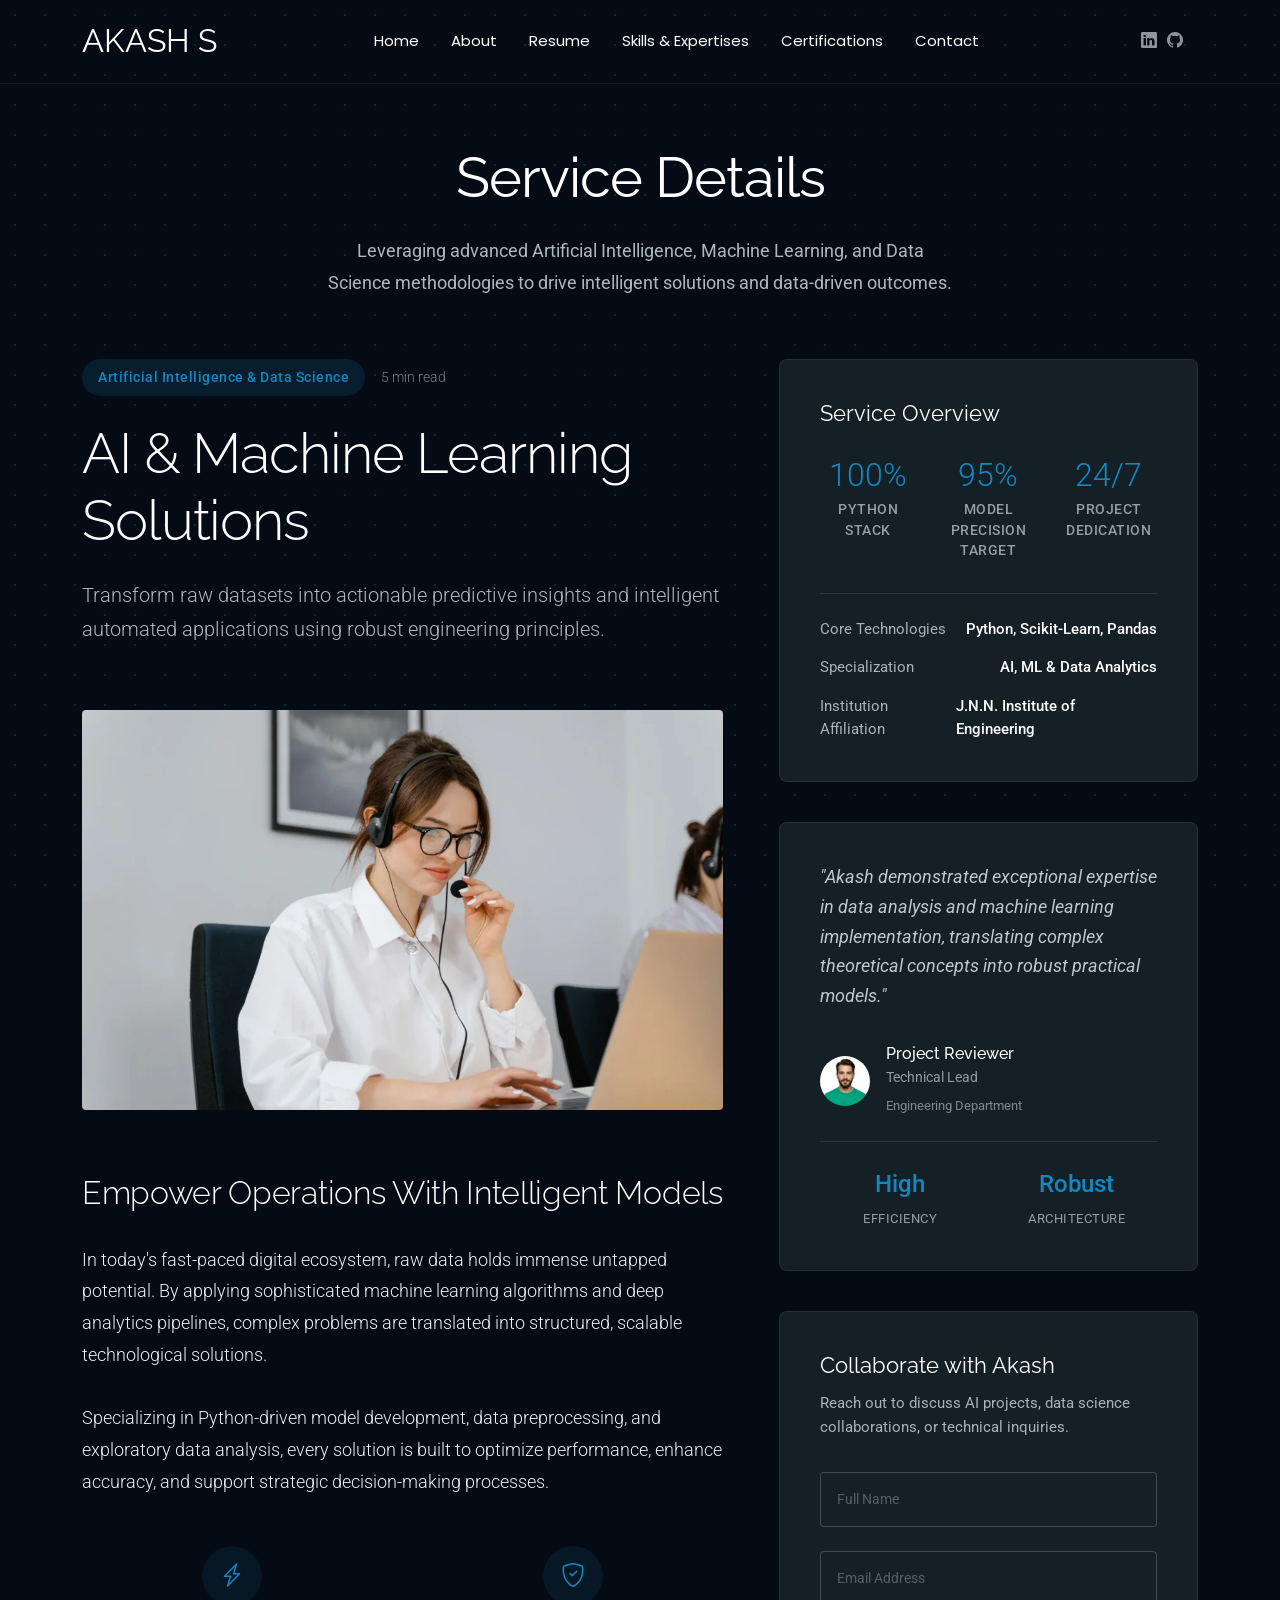
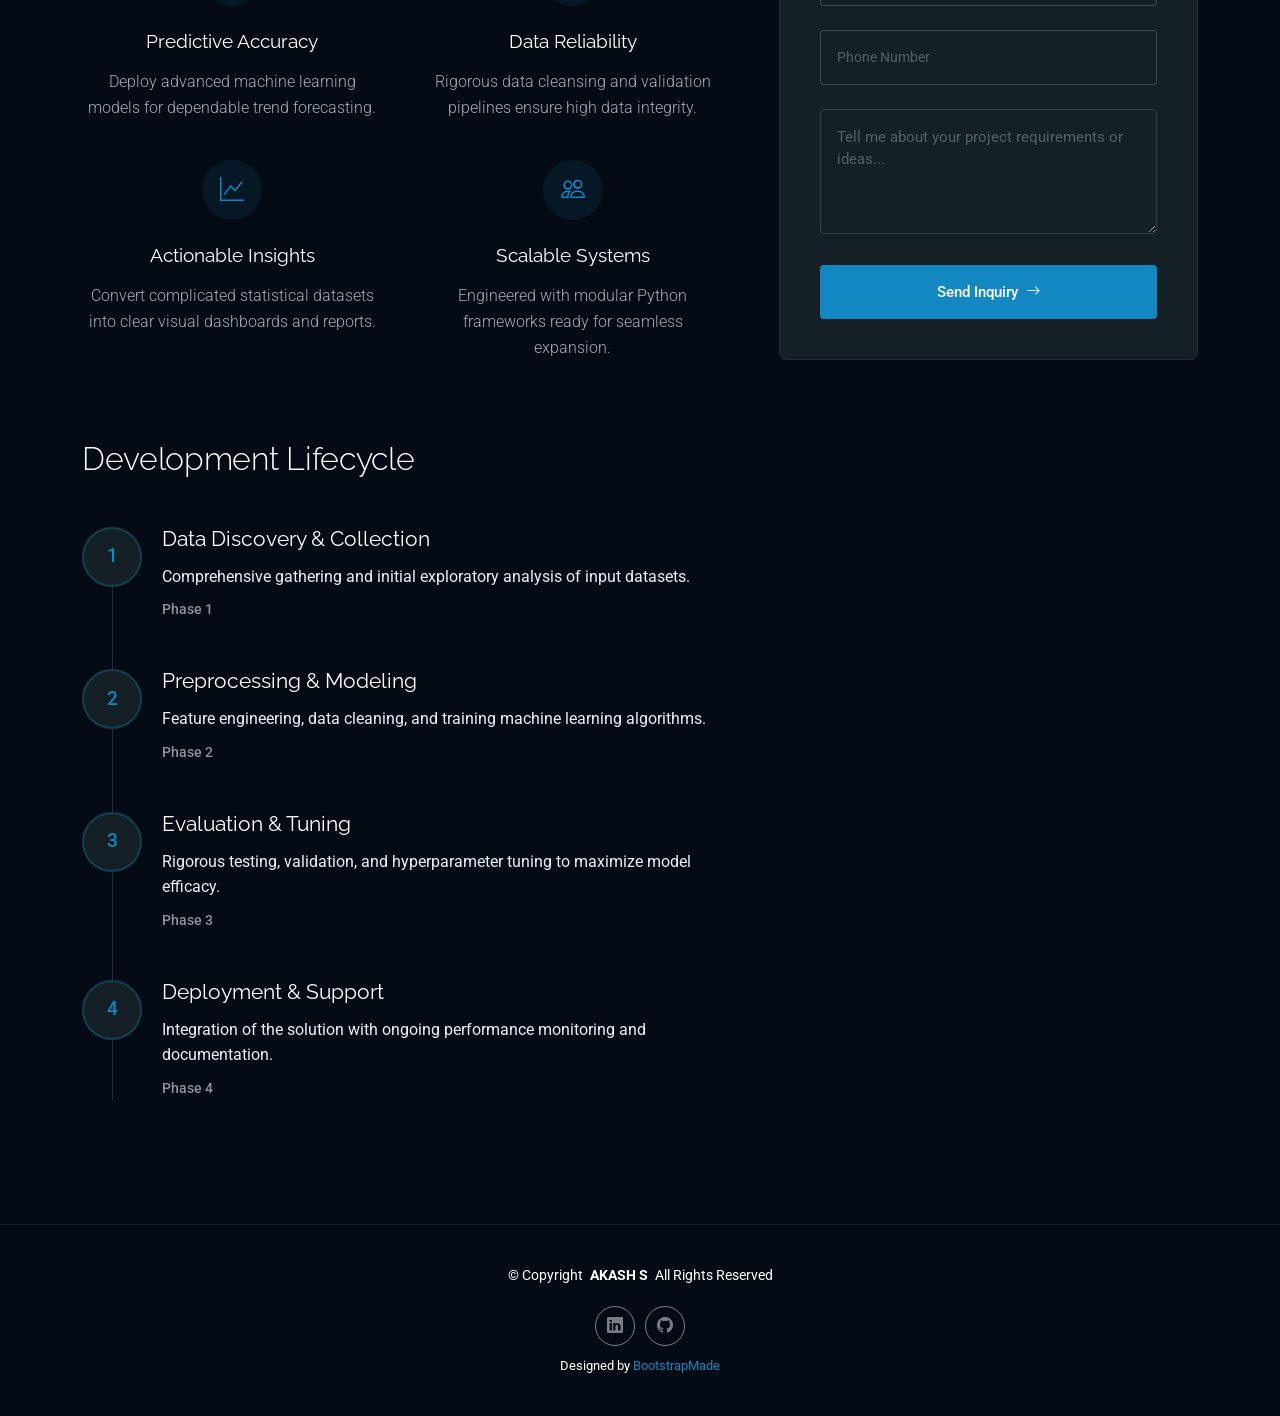
<file: service-details.html>
<!DOCTYPE html>
<html lang="en">

<head>
  <meta charset="utf-8">
  <meta content="width=device-width, initial-scale=1.0" name="viewport">
  <title>Service Details - AKASH S | AI & Data Science Professional</title>
  <meta name="description" content="Detailed overview of AI and Data Science consulting and development services offered by AKASH S.">
  <meta name="keywords" content="AKASH S, AI Services, Data Science Consulting, Machine Learning, Python Development">

  <!-- Favicons -->
  <link href="assets/img/favicon.png" rel="icon">
  <link href="assets/img/apple-touch-icon.png" rel="apple-touch-icon">

  <!-- Fonts -->
  <link href="https://fonts.googleapis.com" rel="preconnect">
  <link href="https://fonts.gstatic.com" rel="preconnect" crossorigin>
  <link href="https://fonts.googleapis.com/css2?family=Roboto:ital,wght@0,100;0,300;0,400;0,500;0,700;0,900;1,100;1,300;1,400;1,500;1,700;1,900&family=Poppins:ital,wght@0,100;0,200;0,300;0,400;0,500;0,600;0,700;0,800;0,900;1,100;1,200;1,300;1,400;1,500;1,600;1,700;1,800;1,900&family=Raleway:ital,wght@0,100;0,200;0,300;0,400;0,500;0,600;0,700;0,800;0,900;1,100;1,200;1,300;1,400;1,500;1,600;1,700;1,800;1,900&display=swap" rel="stylesheet">

  <!-- Vendor CSS Files -->
  <link href="assets/vendor/bootstrap/css/bootstrap.min.css" rel="stylesheet">
  <link href="assets/vendor/bootstrap-icons/bootstrap-icons.css" rel="stylesheet">
  <link href="assets/vendor/aos/aos.css" rel="stylesheet">
  <link href="assets/vendor/swiper/swiper-bundle.min.css" rel="stylesheet">
  <link href="assets/vendor/glightbox/css/glightbox.min.css" rel="stylesheet">

  <!-- Main CSS File -->
  <link href="assets/css/main.css" rel="stylesheet">

  <!-- =======================================================
  * Template Name: FolioOne
  * Template URL: https://bootstrapmade.com/folioone-bootstrap-portfolio-website-template/
  * Updated: Aug 23 2025 with Bootstrap v5.3.7
  * Author: BootstrapMade.com
  * License: https://bootstrapmade.com/license/
  ======================================================== -->
</head>

<body class="service-details-page">

  <header id="header" class="header d-flex align-items-center light-background sticky-top">
    <div class="container position-relative d-flex align-items-center justify-content-between">

      <a href="index.html" class="logo d-flex align-items-center me-auto me-xl-0">
        <h1 class="sitename">AKASH S</h1>
      </a>

      <nav id="navmenu" class="navmenu">
        <ul>
          <li><a href="index.html">Home</a></li>
          <li><a href="about.html">About</a></li>
          <li><a href="resume.html">Resume</a></li>
          <li><a href="Skills.html">Skills & Expertises</a></li>
          <li><a href="portfolio.html">Certifications</a></li>
          <li><a href="contact.html">Contact</a></li>
        </ul>
        <i class="mobile-nav-toggle d-xl-none bi bi-list"></i>
      </nav>
      <div class="header-social-links">
        <a href="https://www.linkedin.com/in/akash-s-501616395" target="_blank" class="linkedin"><i class="bi bi-linkedin"></i></a>
        <a href="https://github.com/akash27-s" target="_blank" class="github"><i class="bi bi-github"></i></a>
      </div>

    </div>
  </header>

  <main class="main">

    <!-- Service Details Section -->
    <section id="service-details" class="service-details section">

      <!-- Section Title -->
      <div class="container section-title" data-aos="fade-up">
        <h2>Service Details</h2>
        <p>Leveraging advanced Artificial Intelligence, Machine Learning, and Data Science methodologies to drive intelligent solutions and data-driven outcomes.</p>
      </div><!-- End Section Title -->

      <div class="container" data-aos="fade-up" data-aos-delay="100">

        <div class="row">

          <!-- Main Content Area -->
          <div class="col-lg-7">

            <!-- Hero Service Introduction -->
            <div class="service-hero" data-aos="fade-up" data-aos-delay="100">
              <div class="service-meta">
                <span class="service-category">Artificial Intelligence & Data Science</span>
                <span class="reading-time">5 min read</span>
              </div>
              <h1>AI & Machine Learning Solutions</h1>
              <p class="service-description">Transform raw datasets into actionable predictive insights and intelligent automated applications using robust engineering principles.</p>
            </div>

            <!-- Service Visual -->
            <div class="service-visual" data-aos="zoom-in" data-aos-delay="200">
              <img src="assets/img/services/services-7.webp" alt="AI & Machine Learning Solutions" class="img-fluid">
            </div>

            <!-- Service Content -->
            <div class="service-narrative" data-aos="fade-up" data-aos-delay="300">
              <h3>Empower Operations With Intelligent Models</h3>
              <p>In today's fast-paced digital ecosystem, raw data holds immense untapped potential. By applying sophisticated machine learning algorithms and deep analytics pipelines, complex problems are translated into structured, scalable technological solutions.</p>

              <p>Specializing in Python-driven model development, data preprocessing, and exploratory data analysis, every solution is built to optimize performance, enhance accuracy, and support strategic decision-making processes.</p>

              <!-- Key Benefits Grid -->
              <div class="benefits-grid" data-aos="fade-up" data-aos-delay="400">
                <div class="benefit-card">
                  <div class="benefit-icon">
                    <i class="bi bi-lightning-charge"></i>
                  </div>
                  <h4>Predictive Accuracy</h4>
                  <p>Deploy advanced machine learning models for dependable trend forecasting.</p>
                </div>

                <div class="benefit-card">
                  <div class="benefit-icon">
                    <i class="bi bi-shield-check"></i>
                  </div>
                  <h4>Data Reliability</h4>
                  <p>Rigorous data cleansing and validation pipelines ensure high data integrity.</p>
                </div>

                <div class="benefit-card">
                  <div class="benefit-icon">
                    <i class="bi bi-graph-up"></i>
                  </div>
                  <h4>Actionable Insights</h4>
                  <p>Convert complicated statistical datasets into clear visual dashboards and reports.</p>
                </div>

                <div class="benefit-card">
                  <div class="benefit-icon">
                    <i class="bi bi-people"></i>
                  </div>
                  <h4>Scalable Systems</h4>
                  <p>Engineered with modular Python frameworks ready for seamless expansion.</p>
                </div>
              </div>

            </div>

            <!-- Implementation Timeline -->
            <div class="timeline-section" data-aos="fade-up" data-aos-delay="500">
              <h3>Development Lifecycle</h3>
              <div class="timeline">
                <div class="timeline-item">
                  <div class="timeline-marker">
                    <span>1</span>
                  </div>
                  <div class="timeline-content">
                    <h4>Data Discovery &amp; Collection</h4>
                    <p>Comprehensive gathering and initial exploratory analysis of input datasets.</p>
                    <small>Phase 1</small>
                  </div>
                </div>

                <div class="timeline-item">
                  <div class="timeline-marker">
                    <span>2</span>
                  </div>
                  <div class="timeline-content">
                    <h4>Preprocessing &amp; Modeling</h4>
                    <p>Feature engineering, data cleaning, and training machine learning algorithms.</p>
                    <small>Phase 2</small>
                  </div>
                </div>

                <div class="timeline-item">
                  <div class="timeline-marker">
                    <span>3</span>
                  </div>
                  <div class="timeline-content">
                    <h4>Evaluation &amp; Tuning</h4>
                    <p>Rigorous testing, validation, and hyperparameter tuning to maximize model efficacy.</p>
                    <small>Phase 3</small>
                  </div>
                </div>

                <div class="timeline-item">
                  <div class="timeline-marker">
                    <span>4</span>
                  </div>
                  <div class="timeline-content">
                    <h4>Deployment &amp; Support</h4>
                    <p>Integration of the solution with ongoing performance monitoring and documentation.</p>
                    <small>Phase 4</small>
                  </div>
                </div>
              </div>
            </div>

          </div><!-- End Main Content -->

          <!-- Service Sidebar -->
          <div class="col-lg-5">
            <div class="service-sidebar" data-aos="fade-up" data-aos-delay="200">

              <!-- Service Overview Card -->
              <div class="overview-card">
                <div class="overview-header">
                  <h4>Service Overview</h4>
                </div>
                <div class="overview-stats">
                  <div class="stat-item">
                    <div class="stat-number">100%</div>
                    <div class="stat-label">Python Stack</div>
                  </div>
                  <div class="stat-item">
                    <div class="stat-number">95%</div>
                    <div class="stat-label">Model Precision Target</div>
                  </div>
                  <div class="stat-item">
                    <div class="stat-number">24/7</div>
                    <div class="stat-label">Project Dedication</div>
                  </div>
                </div>

                <div class="overview-details">
                  <div class="detail-row">
                    <span class="detail-label">Core Technologies</span>
                    <span class="detail-value">Python, Scikit-Learn, Pandas</span>
                  </div>
                  <div class="detail-row">
                    <span class="detail-label">Specialization</span>
                    <span class="detail-value">AI, ML & Data Analytics</span>
                  </div>
                  <div class="detail-row">
                    <span class="detail-label">Institution Affiliation</span>
                    <span class="detail-value">J.N.N. Institute of Engineering</span>
                  </div>
                </div>
              </div>

              <!-- Client Success Story -->
              <div class="success-story">
                <div class="story-quote">
                  <p>"Akash demonstrated exceptional expertise in data analysis and machine learning implementation, translating complex theoretical concepts into robust practical models."</p>
                </div>
                <div class="story-author">
                  <img src="assets/img/person/person-m-8.webp" alt="Academic & Project Mentor" class="author-avatar">
                  <div class="author-details">
                    <h5>Project Reviewer</h5>
                    <span>Technical Lead</span>
                    <small>Engineering Department</small>
                  </div>
                </div>
                <div class="story-metrics">
                  <div class="metric">
                    <span class="metric-value">High</span>
                    <span class="metric-label">Efficiency</span>
                  </div>
                  <div class="metric">
                    <span class="metric-value">Robust</span>
                    <span class="metric-label">Architecture</span>
                  </div>
                </div>
              </div>

              <!-- Consultation Form -->
              <div class="consultation-form">
                <div class="form-header">
                  <h4>Collaborate with Akash</h4>
                  <p>Reach out to discuss AI projects, data science collaborations, or technical inquiries.</p>
                </div>

                <form action="forms/consultation.php" method="post" class="php-email-form">
                  <div class="form-group">
                    <input type="text" name="name" class="form-input" placeholder="Full Name" required="">
                  </div>

                  <div class="form-group">
                    <input type="email" name="email" class="form-input" placeholder="Email Address" required="">
                  </div>

                  <div class="form-group">
                    <input type="tel" name="phone" class="form-input" placeholder="Phone Number">
                  </div>

                  <input type="hidden" name="subject" value="AI & Data Science Collaboration Inquiry">

                  <div class="form-group">
                    <textarea name="message" class="form-input" rows="4" placeholder="Tell me about your project requirements or ideas..." required=""></textarea>
                  </div>

                  <div class="loading">Loading</div>
                  <div class="error-message"></div>
                  <div class="sent-message">Your message has been sent successfully. Thank you!</div>

                  <button type="submit" class="btn-consultation">
                    <span>Send Inquiry</span>
                    <i class="bi bi-arrow-right"></i>
                  </button>
                </form>
              </div>

            </div>
          </div><!-- End Sidebar -->

        </div>

      </div>

    </section><!-- /Service Details Section -->

  </main>

  <footer id="footer" class="footer">

    <div class="container">
      <div class="copyright text-center ">
        <p>© <span>Copyright</span> <strong class="px-1 sitename">AKASH S</strong> <span>All Rights Reserved<br></span></p>
      </div>
      <div class="social-links d-flex justify-content-center">
        <a href="https://www.linkedin.com/in/akash-s-501616395" target="_blank"><i class="bi bi-linkedin"></i></a>
        <a href="https://github.com/akash27-s" target="_blank"><i class="bi bi-github"></i></a>
      </div>
      <div class="credits">
        Designed by <a href="https://bootstrapmade.com/">BootstrapMade</a>
      </div>
    </div>

  </footer>

  <!-- Scroll Top -->
  <a href="#" id="scroll-top" class="scroll-top d-flex align-items-center justify-content-center"><i class="bi bi-arrow-up-short"></i></a>

  <!-- Preloader -->
  <div id="preloader"></div>

  <!-- Vendor JS Files -->
  <script src="assets/vendor/bootstrap/js/bootstrap.bundle.min.js"></script>
  <script src="assets/vendor/php-email-form/validate.js"></script>
  <script src="assets/vendor/aos/aos.js"></script>
  <script src="assets/vendor/typed.js/typed.umd.js"></script>
  <script src="assets/vendor/waypoints/noframework.waypoints.js"></script>
  <script src="assets/vendor/purecounter/purecounter_vanilla.js"></script>
  <script src="assets/vendor/swiper/swiper-bundle.min.js"></script>
  <script src="assets/vendor/imagesloaded/imagesloaded.pkgd.min.js"></script>
  <script src="assets/vendor/isotope-layout/isotope.pkgd.min.js"></script>
  <script src="assets/vendor/glightbox/js/glightbox.min.js"></script>

  <!-- Main JS File -->
  <script src="assets/js/main.js"></script>

</body>

</html>
</file>
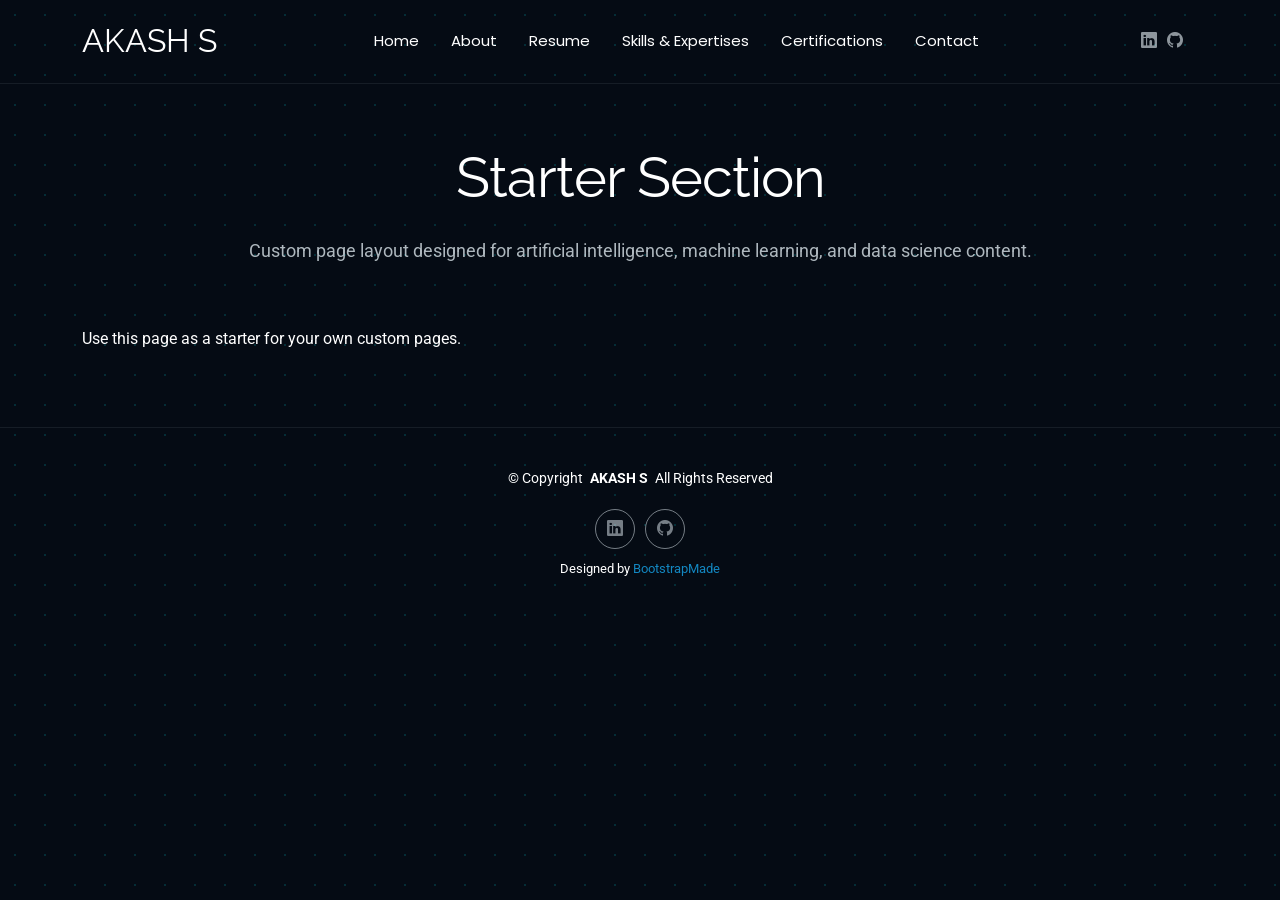
<file: starter-page.html>
<!DOCTYPE html>
<html lang="en">

<head>
  <meta charset="utf-8">
  <meta content="width=device-width, initial-scale=1.0" name="viewport">
  <title>Starter Page - AKASH S | AI & Data Science Professional</title>
  <meta name="description" content="Starter page template for AKASH S portfolio website.">
  <meta name="keywords" content="AKASH S, Portfolio, AI, Data Science, Starter Page">

  <!-- Favicons -->
  <link href="assets/img/favicon.png" rel="icon">
  <link href="assets/img/apple-touch-icon.png" rel="apple-touch-icon">

  <!-- Fonts -->
  <link href="https://fonts.googleapis.com" rel="preconnect">
  <link href="https://fonts.gstatic.com" rel="preconnect" crossorigin>
  <link href="https://fonts.googleapis.com/css2?family=Roboto:ital,wght@0,100;0,300;0,400;0,500;0,700;0,900;1,100;1,300;1,400;1,500;1,700;1,900&family=Poppins:ital,wght@0,100;0,200;0,300;0,400;0,500;0,600;0,700;0,800;0,900;1,100;1,200;1,300;1,400;1,500;1,600;1,700;1,800;1,900&family=Raleway:ital,wght@0,100;0,200;0,300;0,400;0,500;0,600;0,700;0,800;0,900;1,100;1,200;1,300;1,400;1,500;1,600;1,700;1,800;1,900&display=swap" rel="stylesheet">

  <!-- Vendor CSS Files -->
  <link href="assets/vendor/bootstrap/css/bootstrap.min.css" rel="stylesheet">
  <link href="assets/vendor/bootstrap-icons/bootstrap-icons.css" rel="stylesheet">
  <link href="assets/vendor/aos/aos.css" rel="stylesheet">
  <link href="assets/vendor/swiper/swiper-bundle.min.css" rel="stylesheet">
  <link href="assets/vendor/glightbox/css/glightbox.min.css" rel="stylesheet">

  <!-- Main CSS File -->
  <link href="assets/css/main.css" rel="stylesheet">

  <!-- =======================================================
  * Template Name: FolioOne
  * Template URL: https://bootstrapmade.com/folioone-bootstrap-portfolio-website-template/
  * Updated: Aug 23 2025 with Bootstrap v5.3.7
  * Author: BootstrapMade.com
  * License: https://bootstrapmade.com/license/
  ======================================================== -->
</head>

<body class="starter-page-page">

  <header id="header" class="header d-flex align-items-center light-background sticky-top">
    <div class="container position-relative d-flex align-items-center justify-content-between">

      <a href="index.html" class="logo d-flex align-items-center me-auto me-xl-0">
        <h1 class="sitename">AKASH S</h1>
      </a>

      <nav id="navmenu" class="navmenu">
        <ul>
          <li><a href="index.html">Home</a></li>
          <li><a href="about.html">About</a></li>
          <li><a href="resume.html">Resume</a></li>
          <li><a href="Skills.html">Skills & Expertises</a></li>
          <li><a href="portfolio.html">Certifications</a></li>
          <li><a href="contact.html">Contact</a></li>
        </ul>
        <i class="mobile-nav-toggle d-xl-none bi bi-list"></i>
      </nav>

      <div class="header-social-links">
        <a href="https://www.linkedin.com/in/akash-s-501616395" target="_blank" class="linkedin"><i class="bi bi-linkedin"></i></a>
        <a href="https://github.com/akash27-s" target="_blank" class="github"><i class="bi bi-github"></i></a>
      </div>

    </div>
  </header>

  <main class="main">

    <!-- Starter Section Section -->
    <section id="starter-section" class="starter-section section">

      <!-- Section Title -->
      <div class="container section-title" data-aos="fade-up">
        <h2>Starter Section</h2>
        <p>Custom page layout designed for artificial intelligence, machine learning, and data science content.</p>
      </div><!-- End Section Title -->

      <div class="container" data-aos="fade-up">
        <p>Use this page as a starter for your own custom pages.</p>
      </div>

    </section><!-- /Starter Section Section -->

  </main>

  <footer id="footer" class="footer">

    <div class="container">
      <div class="copyright text-center ">
        <p>© <span>Copyright</span> <strong class="px-1 sitename">AKASH S</strong> <span>All Rights Reserved<br></span></p>
      </div>
      <div class="social-links d-flex justify-content-center">
        <a href="https://www.linkedin.com/in/akash-s-501616395" target="_blank"><i class="bi bi-linkedin"></i></a>
        <a href="https://github.com/akash27-s" target="_blank"><i class="bi bi-github"></i></a>
      </div>
      <div class="credits">
        Designed by <a href="https://bootstrapmade.com/">BootstrapMade</a>
      </div>
    </div>

  </footer>

  <!-- Scroll Top -->
  <a href="#" id="scroll-top" class="scroll-top d-flex align-items-center justify-content-center"><i class="bi bi-arrow-up-short"></i></a>

  <!-- Preloader -->
  <div id="preloader"></div>

  <!-- Vendor JS Files -->
  <script src="assets/vendor/bootstrap/js/bootstrap.bundle.min.js"></script>
  <script src="assets/vendor/php-email-form/validate.js"></script>
  <script src="assets/vendor/aos/aos.js"></script>
  <script src="assets/vendor/typed.js/typed.umd.js"></script>
  <script src="assets/vendor/waypoints/noframework.waypoints.js"></script>
  <script src="assets/vendor/purecounter/purecounter_vanilla.js"></script>
  <script src="assets/vendor/swiper/swiper-bundle.min.js"></script>
  <script src="assets/vendor/imagesloaded/imagesloaded.pkgd.min.js"></script>
  <script src="assets/vendor/isotope-layout/isotope.pkgd.min.js"></script>
  <script src="assets/vendor/glightbox/js/glightbox.min.js"></script>

  <!-- Main JS File -->
  <script src="assets/js/main.js"></script>

</body>

</html>
</file>
<file: assets/css/main.css>
/**
* Template Name: FolioOne
* Template URL: https://bootstrapmade.com/folioone-bootstrap-portfolio-website-template/
* Updated: Aug 23 2025 with Bootstrap v5.3.7
* Author: BootstrapMade.com
* License: https://bootstrapmade.com/license/
*/

/*--------------------------------------------------------------
# Font & Color Variables
# Help: https://bootstrapmade.com/color-system/
--------------------------------------------------------------*/
/* Fonts */
:root {
  --default-font: "Roboto",  system-ui, -apple-system, "Segoe UI", Roboto, "Helvetica Neue", Arial, "Noto Sans", "Liberation Sans", sans-serif, "Apple Color Emoji", "Segoe UI Emoji", "Segoe UI Symbol", "Noto Color Emoji";
  --heading-font: "Raleway",  sans-serif;
  --nav-font: "Poppins",  sans-serif;
}

/* Global Colors - The following color variables are used throughout the website. Updating them here will change the color scheme of the entire website */
:root { 
  --background-color: #101a20; /* Background color for the entire website, including individual sections */
  --default-color: #e7f2f7; /* Default color used for the majority of the text content across the entire website */
  --heading-color: #ffffff; /* Color for headings, subheadings and title throughout the website */
  --accent-color: #1387c1; /* Accent color that represents your brand on the website. It's used for buttons, links, and other elements that need to stand out */
  --surface-color: #141f26; /* The surface color is used as a background of boxed elements within sections, such as cards, icon boxes, or other elements that require a visual separation from the global background. */
  --contrast-color: #ffffff; /* Contrast color for text, ensuring readability against backgrounds of accent, heading, or default colors. */
}

/* Nav Menu Colors - The following color variables are used specifically for the navigation menu. They are separate from the global colors to allow for more customization options */
:root {
  --nav-color: #ffffff;  /* The default color of the main navmenu links */
  --nav-hover-color: #1387c1; /* Applied to main navmenu links when they are hovered over or active */
  --nav-mobile-background-color: #213642; /* Used as the background color for mobile navigation menu */
  --nav-dropdown-background-color: #051117; /* Used as the background color for dropdown items that appear when hovering over primary navigation items */
  --nav-dropdown-color: #e7f2f7; /* Used for navigation links of the dropdown items in the navigation menu. */
  --nav-dropdown-hover-color: #1387c1; /* Similar to --nav-hover-color, this color is applied to dropdown navigation links when they are hovered over. */
}

/* Color Presets - These classes override global colors when applied to any section or element, providing reuse of the sam color scheme. */

.light-background {
  --background-color: #142027;
  --surface-color: #325264;
}

.dark-background {
  --background-color: #0b1419;
  --default-color: #ffffff;
  --heading-color: #ffffff;
  --surface-color: #252525;
  --contrast-color: #ffffff;
}

/* Smooth scroll */
:root {
  scroll-behavior: smooth;
}

/*--------------------------------------------------------------
# General Styling & Shared Classes
--------------------------------------------------------------*/
body {
  color: var(--default-color);
  background-color: var(--background-color);
  font-family: var(--default-font);
}

a {
  color: var(--accent-color);
  text-decoration: none;
  transition: 0.3s;
}

a:hover {
  color: color-mix(in srgb, var(--accent-color), transparent 25%);
  text-decoration: none;
}

h1,
h2,
h3,
h4,
h5,
h6 {
  color: var(--heading-color);
  font-family: var(--heading-font);
}

/* PHP Email Form Messages
------------------------------*/
.php-email-form .error-message {
  display: none;
  background: #df1529;
  color: #ffffff;
  text-align: left;
  padding: 15px;
  margin-bottom: 24px;
  font-weight: 600;
}

.php-email-form .sent-message {
  display: none;
  color: #ffffff;
  background: #059652;
  text-align: center;
  padding: 15px;
  margin-bottom: 24px;
  font-weight: 600;
}

.php-email-form .loading {
  display: none;
  background: var(--surface-color);
  text-align: center;
  padding: 15px;
  margin-bottom: 24px;
}

.php-email-form .loading:before {
  content: "";
  display: inline-block;
  border-radius: 50%;
  width: 24px;
  height: 24px;
  margin: 0 10px -6px 0;
  border: 3px solid var(--accent-color);
  border-top-color: var(--surface-color);
  animation: php-email-form-loading 1s linear infinite;
}

@keyframes php-email-form-loading {
  0% {
    transform: rotate(0deg);
  }

  100% {
    transform: rotate(360deg);
  }
}

/*--------------------------------------------------------------
# Global Header
--------------------------------------------------------------*/
.header {
  --background-color: rgba(255, 255, 255, 0);
  color: var(--default-color);
  background-color: var(--background-color);
  padding: 15px 0;
  transition: all 0.5s;
  z-index: 997;
  border-bottom: 1px solid color-mix(in srgb, var(--default-color), transparent 92%);
}

.header .logo {
  line-height: 1;
}

.header .logo img {
  max-height: 36px;
  margin-right: 8px;
}

.header .logo h1 {
  font-size: 32px;
  margin: 0;
  font-weight: 400;
  color: var(--heading-color);
}

.header .header-social-links {
  padding-right: 15px;
}

.header .header-social-links a {
  color: color-mix(in srgb, var(--default-color), transparent 40%);
  padding-left: 6px;
  display: inline-block;
  transition: 0.3s;
  font-size: 16px;
}

.header .header-social-links a:hover {
  color: var(--default-color);
}

.header .header-social-links a i {
  line-height: 0px;
}

@media (max-width: 1200px) {
  .header .logo {
    order: 1;
  }

  .header .header-social-links {
    order: 2;
  }

  .header .navmenu {
    order: 3;
  }
}

/* Global Header on Scroll
------------------------------*/
.scrolled .header {
  --background-color: rgba(16, 26, 32, 0.9);
}

/*--------------------------------------------------------------
# Navigation Menu
--------------------------------------------------------------*/
/* Desktop Navigation */
@media (min-width: 1200px) {
  .navmenu {
    padding: 0;
  }

  .navmenu ul {
    margin: 0;
    padding: 0;
    display: flex;
    list-style: none;
    align-items: center;
  }

  .navmenu li {
    position: relative;
  }

  .navmenu>ul>li {
    white-space: nowrap;
    padding: 15px 28px 15px 0;
  }

  .navmenu>ul>li:last-child {
    padding-right: 0;
  }

  .navmenu a,
  .navmenu a:focus {
    color: var(--nav-color);
    font-size: 15px;
    padding: 0 2px;
    font-family: var(--nav-font);
    font-weight: 400;
    display: flex;
    align-items: center;
    justify-content: space-between;
    white-space: nowrap;
    transition: 0.3s;
    position: relative;
  }

  .navmenu a i,
  .navmenu a:focus i {
    font-size: 12px;
    line-height: 0;
    margin-left: 5px;
    transition: 0.3s;
  }

  .navmenu>ul>li>a:before {
    content: "";
    position: absolute;
    height: 2px;
    bottom: -6px;
    left: 0;
    background-color: var(--nav-hover-color);
    visibility: hidden;
    width: 0px;
    transition: all 0.3s ease-in-out 0s;
  }

  .navmenu a:hover:before,
  .navmenu li:hover>a:before,
  .navmenu .active:before {
    visibility: visible;
    width: 25px;
  }

  .navmenu li:hover>a,
  .navmenu .active,
  .navmenu .active:focus {
    color: var(--nav-hover-color);
  }

  .navmenu .dropdown ul {
    margin: 0;
    padding: 10px 0;
    background: var(--nav-dropdown-background-color);
    display: block;
    position: absolute;
    visibility: hidden;
    left: -5px;
    top: 130%;
    opacity: 0;
    transition: 0.3s;
    border-radius: 4px;
    z-index: 99;
    box-shadow: 0px 0px 30px rgba(0, 0, 0, 0.1);
  }

  .navmenu .dropdown ul li {
    min-width: 200px;
  }

  .navmenu .dropdown ul a {
    padding: 10px 20px;
    font-size: 15px;
    text-transform: none;
    color: var(--nav-dropdown-color);
  }

  .navmenu .dropdown ul a i {
    font-size: 12px;
  }

  .navmenu .dropdown ul a:hover,
  .navmenu .dropdown ul .active:hover,
  .navmenu .dropdown ul li:hover>a {
    color: var(--nav-dropdown-hover-color);
  }

  .navmenu .dropdown:hover>ul {
    opacity: 1;
    top: 100%;
    visibility: visible;
  }

  .navmenu .dropdown .dropdown ul {
    top: 0;
    left: -90%;
    visibility: hidden;
  }

  .navmenu .dropdown .dropdown:hover>ul {
    opacity: 1;
    top: 0;
    left: -100%;
    visibility: visible;
  }
}

/* Mobile Navigation */
@media (max-width: 1199px) {
  .mobile-nav-toggle {
    color: var(--nav-color);
    font-size: 28px;
    line-height: 0;
    margin-right: 10px;
    cursor: pointer;
    transition: color 0.3s;
  }

  .navmenu {
    padding: 0;
    z-index: 9997;
  }

  .navmenu ul {
    display: none;
    list-style: none;
    position: absolute;
    inset: 60px 20px 20px 20px;
    padding: 10px 0;
    margin: 0;
    border-radius: 6px;
    background-color: var(--nav-mobile-background-color);
    border: 1px solid color-mix(in srgb, var(--default-color), transparent 90%);
    box-shadow: none;
    overflow-y: auto;
    transition: 0.3s;
    z-index: 9998;
  }

  .navmenu a,
  .navmenu a:focus {
    color: var(--nav-dropdown-color);
    padding: 10px 20px;
    font-family: var(--nav-font);
    font-size: 17px;
    font-weight: 500;
    display: flex;
    align-items: center;
    justify-content: space-between;
    white-space: nowrap;
    transition: 0.3s;
  }

  .navmenu a i,
  .navmenu a:focus i {
    font-size: 12px;
    line-height: 0;
    margin-left: 5px;
    width: 30px;
    height: 30px;
    display: flex;
    align-items: center;
    justify-content: center;
    border-radius: 50%;
    transition: 0.3s;
    background-color: color-mix(in srgb, var(--accent-color), transparent 90%);
  }

  .navmenu a i:hover,
  .navmenu a:focus i:hover {
    background-color: var(--accent-color);
    color: var(--contrast-color);
  }

  .navmenu a:hover,
  .navmenu .active,
  .navmenu .active:focus {
    color: var(--nav-dropdown-hover-color);
  }

  .navmenu .active i,
  .navmenu .active:focus i {
    background-color: var(--accent-color);
    color: var(--contrast-color);
    transform: rotate(180deg);
  }

  .navmenu .dropdown ul {
    position: static;
    display: none;
    z-index: 99;
    padding: 10px 0;
    margin: 10px 20px;
    background-color: var(--nav-dropdown-background-color);
    transition: all 0.5s ease-in-out;
  }

  .navmenu .dropdown ul ul {
    background-color: rgba(33, 37, 41, 0.1);
  }

  .navmenu .dropdown>.dropdown-active {
    display: block;
    background-color: rgba(33, 37, 41, 0.03);
  }

  .mobile-nav-active {
    overflow: hidden;
  }

  .mobile-nav-active .mobile-nav-toggle {
    color: #fff;
    position: absolute;
    font-size: 32px;
    top: 15px;
    right: 15px;
    margin-right: 0;
    z-index: 9999;
  }

  .mobile-nav-active .navmenu {
    position: fixed;
    overflow: hidden;
    inset: 0;
    background: rgba(33, 37, 41, 0.8);
    transition: 0.3s;
  }

  .mobile-nav-active .navmenu>ul {
    display: block;
  }
}

/*--------------------------------------------------------------
# Global Footer
--------------------------------------------------------------*/
.footer {
  color: var(--default-color);
  background-color: var(--background-color);
  font-size: 14px;
  padding: 40px 0;
  position: relative;
  border-top: 1px solid color-mix(in srgb, var(--default-color), transparent 92%);
}

.footer .copyright p {
  margin-bottom: 0;
}

.footer .social-links {
  margin-top: 20px;
}

.footer .social-links a {
  display: flex;
  align-items: center;
  justify-content: center;
  width: 40px;
  height: 40px;
  border-radius: 50%;
  border: 1px solid color-mix(in srgb, var(--default-color), transparent 50%);
  font-size: 16px;
  color: color-mix(in srgb, var(--default-color), transparent 50%);
  margin: 0 5px;
  transition: 0.3s;
}

.footer .social-links a:hover {
  color: var(--accent-color);
  border-color: var(--accent-color);
}

.footer .credits {
  margin-top: 10px;
  font-size: 13px;
  text-align: center;
}

/*--------------------------------------------------------------
# Preloader
--------------------------------------------------------------*/
#preloader {
  position: fixed;
  inset: 0;
  z-index: 9999;
  overflow: hidden;
  background-color: var(--background-color);
  transition: all 0.6s ease-out;
  width: 100%;
  height: 100vh;
}

#preloader:before,
#preloader:after {
  content: "";
  position: absolute;
  border: 4px solid var(--accent-color);
  border-radius: 50%;
  animation: animate-preloader 2s cubic-bezier(0, 0.2, 0.8, 1) infinite;
}

#preloader:after {
  animation-delay: -0.5s;
}

@keyframes animate-preloader {
  0% {
    width: 10px;
    height: 10px;
    top: calc(50% - 5px);
    left: calc(50% - 5px);
    opacity: 1;
  }

  100% {
    width: 72px;
    height: 72px;
    top: calc(50% - 36px);
    left: calc(50% - 36px);
    opacity: 0;
  }
}

/*--------------------------------------------------------------
# Scroll Top Button
--------------------------------------------------------------*/
.scroll-top {
  position: fixed;
  visibility: hidden;
  opacity: 0;
  right: 15px;
  bottom: -15px;
  z-index: 99999;
  background-color: var(--accent-color);
  width: 44px;
  height: 44px;
  border-radius: 50px;
  transition: all 0.4s;
}

.scroll-top i {
  font-size: 24px;
  color: var(--contrast-color);
  line-height: 0;
}

.scroll-top:hover {
  background-color: color-mix(in srgb, var(--accent-color), transparent 20%);
  color: var(--contrast-color);
}

.scroll-top.active {
  visibility: visible;
  opacity: 1;
  bottom: 15px;
}

/*--------------------------------------------------------------
# Disable aos animation delay on mobile devices
--------------------------------------------------------------*/
@media screen and (max-width: 768px) {
  [data-aos-delay] {
    transition-delay: 0 !important;
  }
}

/*--------------------------------------------------------------
# Global Page Titles & Breadcrumbs
--------------------------------------------------------------*/
.page-title {
  color: var(--default-color);
  background-color: var(--background-color);
  position: relative;
}

.page-title .heading {
  padding: 80px 0;
  border-top: 1px solid color-mix(in srgb, var(--default-color), transparent 90%);
}

.page-title .heading h1 {
  font-size: 38px;
  font-weight: 700;
}

.page-title nav {
  background-color: color-mix(in srgb, var(--default-color), transparent 96%);
  padding: 20px 0;
}

.page-title nav ol {
  display: flex;
  flex-wrap: wrap;
  list-style: none;
  padding: 0;
  margin: 0;
  font-size: 16px;
  font-weight: 400;
}

.page-title nav ol li+li {
  padding-left: 10px;
}

.page-title nav ol li+li::before {
  content: "/";
  display: inline-block;
  padding-right: 10px;
  color: color-mix(in srgb, var(--default-color), transparent 70%);
}

/*--------------------------------------------------------------
# Global Sections
--------------------------------------------------------------*/
section,
.section {
  color: var(--default-color);
  background-color: var(--background-color);
  padding: 60px 0;
  scroll-margin-top: 100px;
  overflow: clip;
}

@media (max-width: 1199px) {

  section,
  .section {
    scroll-margin-top: 66px;
  }
}

/*--------------------------------------------------------------
# Global Section Titles
--------------------------------------------------------------*/
.section-title {
  text-align: center;
  padding-bottom: 60px;
  position: relative;
}

.section-title h2 {
  font-size: 3.5rem;
  font-weight: 400;
  line-height: 1.2;
  color: var(--heading-color);
  margin-bottom: 1.5rem;
  letter-spacing: -1px;
}

@media (max-width: 768px) {
  .section-title h2 {
    font-size: 2.5rem;
  }
}

.section-title p {
  font-size: 1.125rem;
  line-height: 1.8;
  color: color-mix(in srgb, var(--default-color), transparent 25%);
  max-width: 900px;
  margin: 0 auto;
  text-wrap: balance;
}

/*--------------------------------------------------------------
# Hero Section
--------------------------------------------------------------*/
.hero {
  padding: 80px 0;
  min-height: 100vh;
  display: flex;
  align-items: center;
}

.hero .hero-content h1 {
  font-size: 3.5rem;
  font-weight: 700;
  margin-bottom: 1rem;
  line-height: 1.2;
}

.hero .hero-content h1 .highlight {
  color: var(--accent-color);
  position: relative;
}

.hero .hero-content h1 .highlight::after {
  content: "";
  position: absolute;
  bottom: 0;
  left: 0;
  width: 100%;
  height: 3px;
  background: linear-gradient(90deg, var(--accent-color), color-mix(in srgb, var(--accent-color), transparent 50%));
  border-radius: 2px;
}

@media (max-width: 768px) {
  .hero .hero-content h1 {
    font-size: 2.5rem;
  }
}

.hero .hero-content h2 {
  font-size: 1.5rem;
  font-weight: 400;
  margin-bottom: 2rem;
  color: color-mix(in srgb, var(--default-color), transparent 20%);
}

.hero .hero-content h2 .typed {
  color: var(--accent-color);
  font-weight: 600;
}

@media (max-width: 768px) {
  .hero .hero-content h2 {
    font-size: 1.25rem;
  }
}

.hero .hero-content p {
  font-size: 1.1rem;
  line-height: 1.6;
  margin-bottom: 2.5rem;
  color: color-mix(in srgb, var(--default-color), transparent 30%);
}

.hero .hero-actions {
  display: flex;
  gap: 1rem;
  margin-bottom: 3rem;
}

.hero .hero-actions .btn {
  padding: 12px 30px;
  border-radius: 50px;
  font-weight: 600;
  text-decoration: none;
  transition: all 0.3s ease;
  border: 2px solid;
}

.hero .hero-actions .btn.btn-primary {
  background: var(--accent-color);
  color: var(--contrast-color);
  border-color: var(--accent-color);
}

.hero .hero-actions .btn.btn-primary:hover {
  background: color-mix(in srgb, var(--accent-color), black 15%);
  border-color: color-mix(in srgb, var(--accent-color), black 15%);
  transform: translateY(-2px);
}

.hero .hero-actions .btn.btn-outline {
  background: transparent;
  color: var(--accent-color);
  border-color: var(--accent-color);
}

.hero .hero-actions .btn.btn-outline:hover {
  transform: translateY(-2px);
}

@media (max-width: 576px) {
  .hero .hero-actions {
    flex-direction: column;
  }

  .hero .hero-actions .btn {
    text-align: center;
  }
}

.hero .social-links {
  display: flex;
  gap: 1rem;
}

.hero .social-links a {
  width: 45px;
  height: 45px;
  background: var(--surface-color);
  border-radius: 50%;
  display: flex;
  align-items: center;
  justify-content: center;
  color: var(--default-color);
  font-size: 1.2rem;
  transition: all 0.3s ease;
}

.hero .social-links a:hover {
  background: var(--accent-color);
  color: var(--contrast-color);
  transform: translateY(-3px);
  box-shadow: 0 8px 25px color-mix(in srgb, var(--accent-color), transparent 70%);
}

.hero .hero-image {
  position: relative;
}

.hero .hero-image .image-wrapper {
  position: relative;
  max-width: 450px;
  margin: 0 auto;
}

.hero .hero-image .image-wrapper img {
  border-radius: 20px;
  box-shadow: 0 5px 15px color-mix(in srgb, var(--default-color), transparent 95%);
  transition: transform 0.3s ease;
}

.hero .hero-image .image-wrapper img:hover {
  transform: scale(1.02);
}

.hero .hero-image .floating-elements {
  position: absolute;
  top: 0;
  left: 0;
  right: 0;
  bottom: 0;
  pointer-events: none;
}

.hero .hero-image .floating-elements .floating-card {
  position: absolute;
  background: var(--surface-color);
  padding: 15px 20px;
  border-radius: 15px;
  box-shadow: 0 10px 30px color-mix(in srgb, var(--default-color), transparent 90%);
  display: flex;
  align-items: center;
  gap: 10px;
  font-weight: 600;
  animation: float 3s ease-in-out infinite;
}

.hero .hero-image .floating-elements .floating-card i {
  font-size: 1.5rem;
  color: var(--accent-color);
}

.hero .hero-image .floating-elements .floating-card.design {
  top: 10%;
  right: -10%;
  animation-delay: 0s;
}

.hero .hero-image .floating-elements .floating-card.code {
  bottom: 30%;
  left: -15%;
  animation-delay: 1s;
}

.hero .hero-image .floating-elements .floating-card.creativity {
  top: 60%;
  right: -5%;
  animation-delay: 2s;
}

@media (max-width: 992px) {
  .hero .hero-image .floating-elements .floating-card {
    display: none;
  }
}

@keyframes float {

  0%,
  100% {
    transform: translateY(0px);
  }

  50% {
    transform: translateY(-10px);
  }
}

@media (max-width: 992px) {
  .hero .hero-content {
    text-align: center;
    margin-bottom: 3rem;
  }
}

/*--------------------------------------------------------------
# About Section
--------------------------------------------------------------*/
.about .intro-content .eyebrow {
  display: inline-block;
  letter-spacing: 0.12em;
  text-transform: uppercase;
  font-size: 12px;
  color: color-mix(in srgb, var(--default-color), transparent 40%);
  margin-bottom: 16px;
}

.about .intro-content .headline {
  font-family: var(--heading-font);
  font-weight: 300;
  line-height: 1.2;
  font-size: clamp(28px, 4vw, 44px);
  margin: 0 0 24px 0;
}

.about .intro-content .lead {
  font-size: 18px;
  line-height: 1.8;
  color: color-mix(in srgb, var(--default-color), transparent 10%);
  margin-bottom: 24px;
}

.about .intro-content p {
  line-height: 1.8;
  margin-bottom: 24px;
  color: color-mix(in srgb, var(--default-color), transparent 5%);
}

.about .intro-content .cta-group {
  display: flex;
  gap: 24px;
  align-items: center;
  margin-top: 24px;
}

.about .intro-content .cta-group .btn-ghost {
  display: inline-flex;
  align-items: center;
  gap: 8px;
  padding: 12px 18px;
  border-radius: 6px;
  color: var(--accent-color);
  background: color-mix(in srgb, var(--accent-color), transparent 92%);
  border: 1px solid color-mix(in srgb, var(--accent-color), transparent 70%);
  transition: 0.3s ease-in-out;
}

.about .intro-content .cta-group .btn-ghost:hover,
.about .intro-content .cta-group .btn-ghost:focus {
  color: var(--contrast-color);
  background: var(--accent-color);
  border-color: var(--accent-color);
  outline: none;
  box-shadow: 0 0 0 3px color-mix(in srgb, var(--accent-color), transparent 70%);
}

.about .intro-content .cta-group .link-underline {
  display: inline-flex;
  align-items: center;
  gap: 8px;
  position: relative;
  color: var(--accent-color);
  padding-bottom: 4px;
  transition: 0.3s ease-in-out;
}

.about .intro-content .cta-group .link-underline::after {
  content: "";
  position: absolute;
  left: 0;
  right: 0;
  bottom: 0;
  height: 1px;
  background: color-mix(in srgb, var(--accent-color), transparent 40%);
  transform: scaleX(0.4);
  transform-origin: left;
  transition: 0.3s ease-in-out;
}

.about .intro-content .cta-group .link-underline:hover,
.about .intro-content .cta-group .link-underline:focus {
  color: color-mix(in srgb, var(--accent-color), transparent 10%);
  outline: none;
}

.about .intro-content .cta-group .link-underline:hover::after,
.about .intro-content .cta-group .link-underline:focus::after {
  transform: scaleX(1);
}

.about .profile-figure {
  margin: 0;
}

.about .profile-figure .profile-photo {
  width: 88%;
  max-width: 440px;
  border-radius: 18px;
  box-shadow: 0 10px 30px color-mix(in srgb, var(--default-color), transparent 92%);
  transform: translateY(0);
  transition: transform 0.3s ease-in-out;
}

.about .profile-figure .profile-caption {
  margin-top: 24px;
  display: flex;
  align-items: center;
  justify-content: center;
}

.about .profile-figure .profile-caption .meta {
  font-size: 14px;
  color: color-mix(in srgb, var(--default-color), transparent 20%);
}

.about .profile-figure .profile-caption .meta .funfact {
  font-size: 13px;
  margin-top: 4px;
  color: color-mix(in srgb, var(--default-color), transparent 35%);
}

.about .profile-figure:hover .profile-photo {
  transform: translateY(-4px);
}

.about .skill-item {
  padding: 24px;
  border-radius: 6px;
  transition: 0.3s ease-in-out;
  background: color-mix(in srgb, var(--surface-color), var(--accent-color) 2%);
  border: 1px solid color-mix(in srgb, var(--default-color), transparent 88%);
  height: 100%;
}

.about .skill-item i {
  font-size: 24px;
  color: var(--accent-color);
  margin-bottom: 16px;
  display: inline-block;
}

.about .skill-item h3 {
  font-size: 16px;
  margin-bottom: 6px;
  font-weight: 500;
}

.about .skill-item p {
  margin: 0;
  font-size: 14px;
  color: color-mix(in srgb, var(--default-color), transparent 25%);
}

.about .skill-item:hover {
  transform: translateY(-3px);
  border-color: color-mix(in srgb, var(--accent-color), transparent 60%);
  box-shadow: 0 10px 30px color-mix(in srgb, var(--default-color), transparent 92%);
}

.about .timeline-item {
  position: relative;
  padding-left: 26px;
}

.about .timeline-item time {
  display: inline-block;
  font-size: 12px;
  letter-spacing: 0.08em;
  text-transform: uppercase;
  color: color-mix(in srgb, var(--default-color), transparent 45%);
  margin-bottom: 6px;
}

.about .timeline-item h4 {
  font-size: 18px;
  font-weight: 400;
  margin: 0 0 6px;
}

.about .timeline-item p {
  font-size: 14px;
  color: color-mix(in srgb, var(--default-color), transparent 25%);
  margin: 0;
}

.about .timeline-item .dot {
  position: absolute;
  left: 0;
  top: 4px;
  width: 10px;
  height: 10px;
  border-radius: 50%;
  background: var(--accent-color);
  box-shadow: 0 0 0 6px color-mix(in srgb, var(--accent-color), transparent 80%);
}

.about .personal-quote {
  padding: 24px 0;
}

.about .personal-quote p {
  font-family: var(--heading-font);
  font-weight: 300;
  font-size: clamp(20px, 3vw, 28px);
  line-height: 1.5;
  color: color-mix(in srgb, var(--default-color), transparent 5%);
  margin: 0 auto;
  max-width: 800px;
}

.about .fact-pill {
  display: flex;
  align-items: center;
  justify-content: center;
  gap: 10px;
  padding: 10px 14px;
  border-radius: 999px;
  border: 1px solid color-mix(in srgb, var(--default-color), transparent 85%);
  background: var(--surface-color);
  color: color-mix(in srgb, var(--default-color), transparent 10%);
  transition: 0.3s ease-in-out;
}

.about .fact-pill i {
  color: var(--accent-color);
}

.about .fact-pill span {
  font-size: 14px;
}

.about .fact-pill:hover {
  transform: translateY(-2px);
  border-color: color-mix(in srgb, var(--accent-color), transparent 60%);
  box-shadow: 0 10px 30px color-mix(in srgb, var(--default-color), transparent 92%);
}

.about .fact-pill:focus-within {
  box-shadow: 0 0 0 3px color-mix(in srgb, var(--accent-color), transparent 70%);
}

@media (max-width: 992px) {
  .about .profile-figure {
    text-align: center !important;
  }

  .about .profile-figure .profile-photo {
    width: 72%;
  }

  .about .intro-content .cta-group {
    flex-wrap: wrap;
  }
}

@media (max-width: 576px) {
  .about .profile-figure .profile-photo {
    width: 100%;
  }
}

/*--------------------------------------------------------------
# Skills Section
--------------------------------------------------------------*/
.skills .skill-box {
  background-color: var(--surface-color);
  padding: 2rem;
  border-radius: 8px;
  box-shadow: 0 0 20px rgba(0, 0, 0, 0.05);
}

.skills .skill-box h3 {
  font-size: 1.2rem;
  margin-bottom: 1rem;
  font-weight: 600;
}

.skills .skill-box p {
  font-size: 0.9rem;
  margin-bottom: 0.8rem;
  opacity: 0.6;
}

.skills .skill-box .progress {
  background-color: color-mix(in srgb, var(--accent-color), transparent 85%);
  border-radius: 50px;
  height: 8px;
  margin-top: 5px;
  overflow: hidden;
}

.skills .skill-box .progress .progress-bar {
  background-color: var(--accent-color);
  height: 100%;
  position: relative;
  border-radius: 50px;
  transition: 0.9s;
  width: 1px;
}

/*--------------------------------------------------------------
# Stats Section
--------------------------------------------------------------*/
.stats .avatars {
  position: relative;
}

.stats .avatars img {
  width: 60px;
  height: 60px;
  border: 3px solid var(--accent-color);
  margin-right: -15px;
  transition: transform 0.3s ease;
}

.stats .avatars img:hover {
  transform: translateY(-5px);
  z-index: 2;
}

.stats .counters h2 {
  color: var(--heading-color);
  font-size: 48px;
  font-weight: 700;
  margin-bottom: 10px;
}

.stats .counters h2 span {
  display: inline-block;
}

.stats .counters p {
  color: var(--default-color);
  font-size: 18px;
  margin: 0;
  opacity: 0.9;
}

@media (max-width: 991px) {
  .stats .row {
    text-align: center;
  }

  .stats .avatars {
    justify-content: center;
    margin-bottom: 40px;
  }

  .stats .counters h2 {
    font-size: 36px;
  }

  .stats .counters p {
    font-size: 16px;
  }

  .stats .counters .col-md-4 {
    margin-bottom: 30px;
  }

  .stats .counters .col-md-4:last-child {
    margin-bottom: 0;
  }
}

@media (max-width: 576px) {
  .stats {
    padding: 60px 0;
  }

  .stats .avatars {
    flex-wrap: wrap;
    justify-content: center;
  }

  .stats .avatars img {
    margin: 0 -8px;
  }
}

/*--------------------------------------------------------------
# Testimonials Section
--------------------------------------------------------------*/
.testimonials .testimonials-carousel,
.testimonials .testimonials-slider {
  overflow: hidden;
}

.testimonials .testimonial-item .testimonial-content {
  border-left: 3px solid var(--accent-color);
  padding-left: 30px;
}

.testimonials .testimonial-item .testimonial-img {
  border-radius: 50%;
  border: 4px solid var(--background-color);
  margin: 0 auto;
}

.testimonials .testimonial-item h3 {
  font-size: 20px;
  font-weight: bold;
  margin: 10px 0 5px 0;
}

.testimonials .testimonial-item h4 {
  font-size: 14px;
  color: color-mix(in srgb, var(--default-color), transparent 40%);
  margin: 0 0 10px 0;
}

.testimonials .testimonial-item .stars i {
  color: #ffc107;
  margin: 0 1px;
}

.testimonials .testimonial-item .quote-icon-left,
.testimonials .testimonial-item .quote-icon-right {
  color: color-mix(in srgb, var(--accent-color), transparent 50%);
  font-size: 26px;
  line-height: 0;
}

.testimonials .testimonial-item .quote-icon-left {
  display: inline-block;
  left: -5px;
  position: relative;
}

.testimonials .testimonial-item .quote-icon-right {
  display: inline-block;
  right: -5px;
  position: relative;
  top: 10px;
  transform: scale(-1, -1);
}

.testimonials .testimonial-item p {
  font-style: italic;
}

.testimonials .swiper-wrapper {
  height: auto;
}

.testimonials .swiper-pagination {
  margin-top: 30px;
  position: relative;
}

.testimonials .swiper-pagination .swiper-pagination-bullet {
  width: 12px;
  height: 12px;
  background-color: color-mix(in srgb, var(--default-color), transparent 85%);
  opacity: 1;
}

.testimonials .swiper-pagination .swiper-pagination-bullet-active {
  background-color: var(--accent-color);
}

/*--------------------------------------------------------------
# Resume Section
--------------------------------------------------------------*/
.resume .resume-item {
  margin-bottom: 3rem;
}

.resume .resume-item .resume-title {
  font-size: 1.75rem;
  font-weight: 700;
  margin-bottom: 1.5rem;
  padding-bottom: 1.5rem;
  position: relative;
  color: var(--heading-color);
}

.resume .resume-item .resume-title::after {
  content: "";
  position: absolute;
  display: block;
  width: 50px;
  height: 3px;
  background: var(--accent-color);
  bottom: 0;
  left: 0;
}

.resume .resume-item .resume-content {
  padding-left: 1.25rem;
  border-left: 2px solid color-mix(in srgb, var(--accent-color), transparent 85%);
}

.resume .resume-item article {
  position: relative;
  margin-bottom: 2.5rem;
}

.resume .resume-item article::before {
  content: "";
  position: absolute;
  width: 16px;
  height: 16px;
  border-radius: 50%;
  left: -1.8rem;
  top: 0.25rem;
  background: var(--background-color);
  border: 2px solid var(--accent-color);
}

.resume .resume-item article h4 {
  font-size: 1.25rem;
  font-weight: 600;
  margin-bottom: 0.5rem;
  color: var(--heading-color);
}

.resume .resume-item article h5 {
  font-size: 1rem;
  background: color-mix(in srgb, var(--accent-color), transparent 92%);
  padding: 0.375rem 0.75rem;
  display: inline-block;
  font-weight: 600;
  margin: 0.5rem 0;
  color: var(--accent-color);
  border-radius: 4px;
}

.resume .resume-item article .institution,
.resume .resume-item article .company {
  font-size: 1rem;
  margin-bottom: 1rem;
  color: color-mix(in srgb, var(--default-color), transparent 25%);
}

.resume .resume-item article p {
  margin-bottom: 1rem;
}

.resume .resume-item article ul {
  padding-left: 1.25rem;
  margin-bottom: 0;
}

.resume .resume-item article ul li {
  padding-bottom: 0.75rem;
  position: relative;
}

.resume .resume-item article ul li:last-child {
  padding-bottom: 0;
}

.resume .skill-item {
  margin-bottom: 2rem;
}

.resume .skill-item h4 {
  font-size: 1rem;
  font-weight: 600;
  margin-bottom: 0.75rem;
  color: var(--heading-color);
}

.resume .skill-item .progress {
  height: 0.75rem;
  background-color: color-mix(in srgb, var(--accent-color), transparent 92%);
  border-radius: 1rem;
  overflow: visible;
}

.resume .skill-item .progress .progress-bar {
  background-color: var(--accent-color);
  position: relative;
  border-radius: 1rem;
  width: 0;
  transition: width 1s ease;
}

.resume .skill-item .progress .progress-bar::after {
  content: attr(aria-valuenow) "%";
  position: absolute;
  right: 0;
  top: -1.75rem;
  font-size: 0.875rem;
  font-weight: 600;
  color: var(--accent-color);
}

@media (max-width: 991.98px) {
  .resume .resume-item {
    margin-bottom: 2rem;
  }
}

@media (max-width: 767.98px) {
  .resume .resume-content {
    padding-left: 1rem !important;
  }

  .resume article::before {
    left: -2rem !important;
  }
}

/*--------------------------------------------------------------
# Services Section
--------------------------------------------------------------*/
.services .service-item {
  display: flex;
  background-color: var(--surface-color);
  border-radius: 12px;
  padding: 2rem;
  height: 100%;
  position: relative;
  overflow: hidden;
  box-shadow: 0 5px 20px rgba(0, 0, 0, 0.03);
  transition: all 0.4s ease;
}

.services .service-item::before {
  content: "";
  position: absolute;
  left: 0;
  top: 0;
  height: 100%;
  width: 4px;
  background-color: var(--accent-color);
  transform: scaleY(0);
  transform-origin: bottom;
  transition: transform 0.4s cubic-bezier(0.65, 0, 0.35, 1);
}

.services .service-item:hover {
  box-shadow: 0 10px 30px rgba(0, 0, 0, 0.08);
  transform: translateY(-5px);
}

.services .service-item:hover::before {
  transform: scaleY(1);
}

.services .service-item:hover .service-icon {
  background-color: var(--accent-color);
  color: var(--contrast-color);
  transform: rotateY(180deg);
}

.services .service-item:hover .service-icon i {
  transform: rotateY(180deg);
}

.services .service-item:hover .service-link i {
  transform: translateX(5px);
}

.services .service-icon {
  flex-shrink: 0;
  width: 70px;
  height: 70px;
  border-radius: 12px;
  background-color: color-mix(in srgb, var(--accent-color), transparent 90%);
  color: var(--accent-color);
  display: flex;
  align-items: center;
  justify-content: center;
  margin-right: 1.5rem;
  transition: all 0.5s ease;
}

.services .service-icon i {
  font-size: 2rem;
  transition: transform 0.5s ease;
}

.services .service-content {
  flex-grow: 1;
}

.services .service-content h3 {
  font-size: 1.4rem;
  margin-bottom: 1rem;
  font-weight: 700;
  color: var(--heading-color);
}

.services .service-content p {
  margin-bottom: 1.25rem;
  color: color-mix(in srgb, var(--default-color), transparent 20%);
}

.services .service-link {
  display: inline-flex;
  align-items: center;
  color: var(--accent-color);
  font-weight: 600;
  text-decoration: none;
  transition: color 0.3s ease;
}

.services .service-link span {
  margin-right: 0.5rem;
}

.services .service-link i {
  transition: transform 0.3s ease;
}

.services .service-link:hover {
  color: color-mix(in srgb, var(--accent-color), transparent 25%);
}

@media (max-width: 767.98px) {
  .services .service-item {
    padding: 1.5rem;
    margin-bottom: 1rem;
  }

  .services .service-icon {
    width: 60px;
    height: 60px;
    margin-right: 1rem;
  }

  .services .service-icon i {
    font-size: 1.5rem;
  }

  .services .service-content h3 {
    font-size: 1.2rem;
    margin-bottom: 0.75rem;
  }

  .services .service-content p {
    margin-bottom: 1rem;
    font-size: 0.95rem;
  }
}

@media (max-width: 575.98px) {
  .services .service-item {
    flex-direction: column;
    text-align: center;
  }

  .services .service-item::before {
    width: 100%;
    height: 4px;
    transform: scaleX(0);
    transform-origin: left;
  }

  .services .service-item:hover::before {
    transform: scaleX(1);
  }

  .services .service-icon {
    margin-right: 0;
    margin-bottom: 1.25rem;
  }

  .services .service-link {
    justify-content: center;
  }
}

/*--------------------------------------------------------------
# Service Details Section
--------------------------------------------------------------*/
.service-details .service-hero {
  margin-bottom: 4rem;
}

.service-details .service-hero .service-meta {
  display: flex;
  align-items: center;
  gap: 1rem;
  margin-bottom: 1.5rem;
}

.service-details .service-hero .service-meta .service-category {
  background: color-mix(in srgb, var(--accent-color), transparent 85%);
  color: var(--accent-color);
  padding: 0.5rem 1rem;
  border-radius: 20px;
  font-size: 0.85rem;
  font-weight: 500;
  letter-spacing: 0.5px;
}

.service-details .service-hero .service-meta .reading-time {
  color: color-mix(in srgb, var(--default-color), transparent 50%);
  font-size: 0.9rem;
  font-weight: 300;
}

.service-details .service-hero h1 {
  font-size: 3.5rem;
  font-weight: 300;
  line-height: 1.2;
  margin-bottom: 1.5rem;
  color: var(--heading-color);
  letter-spacing: -0.02em;
}

.service-details .service-hero .service-description {
  font-size: 1.25rem;
  line-height: 1.7;
  color: color-mix(in srgb, var(--default-color), transparent 25%);
  font-weight: 300;
  margin: 0;
}

.service-details .service-visual {
  margin-bottom: 4rem;
  overflow: hidden;
  border-radius: 4px;
}

.service-details .service-visual img {
  width: 100%;
  height: 400px;
  object-fit: cover;
  transition: transform 0.5s ease;
}

.service-details .service-visual img:hover {
  transform: scale(1.02);
}

.service-details .service-narrative {
  margin-bottom: 5rem;
}

.service-details .service-narrative h3 {
  font-size: 2rem;
  font-weight: 300;
  margin-bottom: 2rem;
  color: var(--heading-color);
  letter-spacing: -0.01em;
}

.service-details .service-narrative p {
  font-size: 1.1rem;
  line-height: 1.8;
  margin-bottom: 2rem;
  color: var(--default-color);
  font-weight: 300;
}

.service-details .benefits-grid {
  display: grid;
  grid-template-columns: repeat(auto-fit, minmax(280px, 1fr));
  gap: 2.5rem;
  margin-top: 3rem;
}

.service-details .benefits-grid .benefit-card {
  text-align: center;
  padding: 0;
}

.service-details .benefits-grid .benefit-card .benefit-icon {
  width: 60px;
  height: 60px;
  background: color-mix(in srgb, var(--accent-color), transparent 90%);
  border-radius: 50%;
  display: flex;
  align-items: center;
  justify-content: center;
  margin: 0 auto 1.5rem;
  transition: all 0.3s ease;
}

.service-details .benefits-grid .benefit-card .benefit-icon i {
  font-size: 1.5rem;
  color: var(--accent-color);
}

.service-details .benefits-grid .benefit-card:hover .benefit-icon {
  background: var(--accent-color);
  transform: translateY(-2px);
}

.service-details .benefits-grid .benefit-card:hover .benefit-icon i {
  color: var(--contrast-color);
}

.service-details .benefits-grid .benefit-card h4 {
  font-size: 1.2rem;
  font-weight: 400;
  margin-bottom: 1rem;
  color: var(--heading-color);
}

.service-details .benefits-grid .benefit-card p {
  font-size: 1rem;
  line-height: 1.6;
  color: color-mix(in srgb, var(--default-color), transparent 30%);
  margin: 0;
}

.service-details .timeline-section {
  margin-bottom: 4rem;
}

.service-details .timeline-section h3 {
  font-size: 2rem;
  font-weight: 300;
  margin-bottom: 3rem;
  color: var(--heading-color);
  letter-spacing: -0.01em;
}

.service-details .timeline-section .timeline {
  position: relative;
}

.service-details .timeline-section .timeline::before {
  content: "";
  position: absolute;
  left: 30px;
  top: 0;
  bottom: 0;
  width: 1px;
  background: color-mix(in srgb, var(--default-color), transparent 85%);
}

.service-details .timeline-section .timeline .timeline-item {
  position: relative;
  padding-left: 80px;
  margin-bottom: 3rem;
}

.service-details .timeline-section .timeline .timeline-item:last-child {
  margin-bottom: 0;
}

.service-details .timeline-section .timeline .timeline-item .timeline-marker {
  position: absolute;
  left: 0;
  top: 0;
  width: 60px;
  height: 60px;
  background: var(--surface-color);
  border: 2px solid color-mix(in srgb, var(--accent-color), transparent 70%);
  border-radius: 50%;
  display: flex;
  align-items: center;
  justify-content: center;
  z-index: 1;
}

.service-details .timeline-section .timeline .timeline-item .timeline-marker span {
  font-size: 1.2rem;
  font-weight: 500;
  color: var(--accent-color);
}

.service-details .timeline-section .timeline .timeline-item .timeline-content h4 {
  font-size: 1.3rem;
  font-weight: 400;
  margin-bottom: 0.75rem;
  color: var(--heading-color);
}

.service-details .timeline-section .timeline .timeline-item .timeline-content p {
  font-size: 1rem;
  line-height: 1.6;
  margin-bottom: 0.5rem;
  color: var(--default-color);
}

.service-details .timeline-section .timeline .timeline-item .timeline-content small {
  color: color-mix(in srgb, var(--default-color), transparent 40%);
  font-size: 0.9rem;
  font-weight: 500;
}

.service-details .service-sidebar {
  padding-left: 2rem;
}

@media (max-width: 992px) {
  .service-details .service-sidebar {
    padding-left: 0;
    margin-top: 4rem;
  }
}

.service-details .overview-card,
.service-details .success-story,
.service-details .consultation-form {
  background: var(--surface-color);
  border-radius: 8px;
  padding: 2.5rem;
  margin-bottom: 2.5rem;
  border: 1px solid color-mix(in srgb, var(--default-color), transparent 93%);
  transition: all 0.3s ease;
}

.service-details .overview-card:hover,
.service-details .success-story:hover,
.service-details .consultation-form:hover {
  border-color: color-mix(in srgb, var(--accent-color), transparent 80%);
}

.service-details .overview-card .overview-header h4 {
  font-size: 1.4rem;
  font-weight: 400;
  margin-bottom: 2rem;
  color: var(--heading-color);
}

.service-details .overview-card .overview-stats {
  display: grid;
  grid-template-columns: repeat(3, 1fr);
  gap: 1.5rem;
  margin-bottom: 2rem;
}

.service-details .overview-card .overview-stats .stat-item {
  text-align: center;
}

.service-details .overview-card .overview-stats .stat-item .stat-number {
  font-size: 2rem;
  font-weight: 300;
  color: var(--accent-color);
  line-height: 1;
  margin-bottom: 0.5rem;
}

.service-details .overview-card .overview-stats .stat-item .stat-label {
  font-size: 0.85rem;
  color: color-mix(in srgb, var(--default-color), transparent 40%);
  font-weight: 500;
  text-transform: uppercase;
  letter-spacing: 0.5px;
}

.service-details .overview-card .overview-details {
  border-top: 1px solid color-mix(in srgb, var(--default-color), transparent 90%);
  padding-top: 1.5rem;
}

.service-details .overview-card .overview-details .detail-row {
  display: flex;
  justify-content: space-between;
  align-items: center;
  margin-bottom: 1rem;
}

.service-details .overview-card .overview-details .detail-row:last-child {
  margin-bottom: 0;
}

.service-details .overview-card .overview-details .detail-row .detail-label {
  font-size: 0.95rem;
  color: color-mix(in srgb, var(--default-color), transparent 30%);
  font-weight: 400;
}

.service-details .overview-card .overview-details .detail-row .detail-value {
  font-size: 0.95rem;
  color: var(--heading-color);
  font-weight: 500;
}

.service-details .success-story .story-quote p {
  font-size: 1.1rem;
  line-height: 1.7;
  color: color-mix(in srgb, var(--default-color), transparent 20%);
  font-style: italic;
  margin-bottom: 2rem;
}

.service-details .success-story .story-author {
  display: flex;
  align-items: center;
  gap: 1rem;
  margin-bottom: 1.5rem;
}

.service-details .success-story .story-author .author-avatar {
  width: 50px;
  height: 50px;
  border-radius: 50%;
  object-fit: cover;
}

.service-details .success-story .story-author .author-details h5 {
  font-size: 1rem;
  font-weight: 500;
  margin-bottom: 0.25rem;
  color: var(--heading-color);
}

.service-details .success-story .story-author .author-details span {
  display: block;
  font-size: 0.9rem;
  color: color-mix(in srgb, var(--default-color), transparent 40%);
  margin-bottom: 0.25rem;
}

.service-details .success-story .story-author .author-details small {
  font-size: 0.8rem;
  color: color-mix(in srgb, var(--default-color), transparent 50%);
}

.service-details .success-story .story-metrics {
  display: grid;
  grid-template-columns: repeat(2, 1fr);
  gap: 1rem;
  padding-top: 1.5rem;
  border-top: 1px solid color-mix(in srgb, var(--default-color), transparent 90%);
}

.service-details .success-story .story-metrics .metric {
  text-align: center;
}

.service-details .success-story .story-metrics .metric .metric-value {
  font-size: 1.5rem;
  font-weight: 500;
  color: var(--accent-color);
  display: block;
  margin-bottom: 0.25rem;
}

.service-details .success-story .story-metrics .metric .metric-label {
  font-size: 0.8rem;
  color: color-mix(in srgb, var(--default-color), transparent 40%);
  text-transform: uppercase;
  letter-spacing: 0.5px;
}

.service-details .consultation-form .form-header {
  margin-bottom: 2rem;
}

.service-details .consultation-form .form-header h4 {
  font-size: 1.4rem;
  font-weight: 400;
  margin-bottom: 0.75rem;
  color: var(--heading-color);
}

.service-details .consultation-form .form-header p {
  font-size: 0.95rem;
  line-height: 1.6;
  color: color-mix(in srgb, var(--default-color), transparent 30%);
  margin: 0;
}

.service-details .consultation-form .form-group {
  margin-bottom: 1.5rem;
}

.service-details .consultation-form .form-input {
  width: 100%;
  padding: 1rem;
  border: 1px solid color-mix(in srgb, var(--default-color), transparent 85%);
  border-radius: 4px;
  font-size: 0.95rem;
  transition: all 0.3s ease;
  background: transparent;
}

.service-details .consultation-form .form-input:focus {
  outline: none;
  border-color: var(--accent-color);
  box-shadow: 0 0 0 3px color-mix(in srgb, var(--accent-color), transparent 90%);
}

.service-details .consultation-form input[type=text],
.service-details .consultation-form input[type=email],
.service-details .consultation-form input[type=tel],
.service-details .consultation-form select,
.service-details .consultation-form textarea {
  color: var(--default-color);
  background-color: var(--surface-color);
  font-size: 14px;
  border-color: color-mix(in srgb, var(--default-color), transparent 80%);
}

.service-details .consultation-form input[type=text]:focus,
.service-details .consultation-form input[type=email]:focus,
.service-details .consultation-form input[type=tel]:focus,
.service-details .consultation-form select:focus,
.service-details .consultation-form textarea:focus {
  border-color: var(--accent-color);
}

.service-details .consultation-form input[type=text]::placeholder,
.service-details .consultation-form input[type=email]::placeholder,
.service-details .consultation-form input[type=tel]::placeholder,
.service-details .consultation-form select::placeholder,
.service-details .consultation-form textarea::placeholder {
  color: color-mix(in srgb, var(--default-color), transparent 70%);
}

.service-details .consultation-form .btn-consultation {
  background: var(--accent-color);
  color: var(--contrast-color);
  border: none;
  padding: 1rem 2rem;
  border-radius: 4px;
  font-size: 0.95rem;
  font-weight: 500;
  width: 100%;
  display: flex;
  align-items: center;
  justify-content: center;
  gap: 0.5rem;
  transition: all 0.3s ease;
  text-transform: none;
}

.service-details .consultation-form .btn-consultation:hover {
  background: color-mix(in srgb, var(--accent-color), transparent 10%);
  transform: translateY(-1px);
}

.service-details .consultation-form .btn-consultation i {
  font-size: 0.9rem;
}

@media (max-width: 768px) {
  .service-details .service-hero h1 {
    font-size: 2.5rem;
  }

  .service-details .service-hero .service-description {
    font-size: 1.1rem;
  }

  .service-details .service-visual img {
    height: 250px;
  }

  .service-details .benefits-grid {
    grid-template-columns: 1fr;
    gap: 2rem;
  }

  .service-details .timeline-section .timeline::before {
    left: 20px;
  }

  .service-details .timeline-section .timeline .timeline-item {
    padding-left: 60px;
  }

  .service-details .timeline-section .timeline .timeline-item .timeline-marker {
    width: 40px;
    height: 40px;
  }

  .service-details .timeline-section .timeline .timeline-item .timeline-marker span {
    font-size: 1rem;
  }

  .service-details .overview-card .overview-stats {
    grid-template-columns: 1fr;
    gap: 1rem;
  }
}

/*--------------------------------------------------------------
# Portfolio Section
--------------------------------------------------------------*/
.portfolio .portfolio-filters {
  display: flex;
  justify-content: center;
  flex-wrap: wrap;
  gap: 10px;
  margin-bottom: 30px;
  padding: 0;
  list-style: none;
}

.portfolio .portfolio-filters li {
  padding: 8px 20px;
  font-size: 0.95rem;
  font-weight: 500;
  border-radius: 30px;
  cursor: pointer;
  transition: all 0.3s ease;
  background-color: color-mix(in srgb, var(--accent-color), transparent 90%);
  color: var(--accent-color);
}

.portfolio .portfolio-filters li:hover {
  background-color: color-mix(in srgb, var(--accent-color), transparent 80%);
}

.portfolio .portfolio-filters li.filter-active {
  background-color: var(--accent-color);
  color: var(--contrast-color);
}

.portfolio .portfolio-card {
  background-color: var(--surface-color);
  border-radius: 10px;
  overflow: hidden;
  box-shadow: 0 5px 15px rgba(0, 0, 0, 0.05);
  margin-bottom: 30px;
  transition: all 0.3s ease;
}

.portfolio .portfolio-card:hover {
  transform: translateY(-10px);
  box-shadow: 0 10px 30px rgba(0, 0, 0, 0.1);
}

.portfolio .portfolio-card:hover .portfolio-img .portfolio-overlay {
  opacity: 1;
}

.portfolio .portfolio-card:hover .portfolio-img img {
  transform: scale(1.1);
}

.portfolio .portfolio-card .portfolio-img {
  position: relative;
  overflow: hidden;
}

.portfolio .portfolio-card .portfolio-img img {
  width: 100%;
  height: auto;
  transition: transform 0.5s ease;
}

.portfolio .portfolio-card .portfolio-img .portfolio-overlay {
  position: absolute;
  top: 0;
  left: 0;
  width: 100%;
  height: 100%;
  background: rgba(0, 0, 0, 0.6);
  display: flex;
  align-items: center;
  justify-content: center;
  gap: 15px;
  opacity: 0;
  transition: all 0.3s ease;
}

.portfolio .portfolio-card .portfolio-img .portfolio-overlay a {
  width: 45px;
  height: 45px;
  background-color: var(--accent-color);
  color: var(--contrast-color);
  border-radius: 50%;
  display: flex;
  align-items: center;
  justify-content: center;
  font-size: 1.2rem;
  transition: all 0.3s ease;
}

.portfolio .portfolio-card .portfolio-img .portfolio-overlay a:hover {
  background-color: color-mix(in srgb, var(--accent-color), #fff 20%);
  transform: translateY(-5px);
}

.portfolio .portfolio-card .portfolio-info {
  padding: 20px;
}

.portfolio .portfolio-card .portfolio-info h4 {
  font-size: 1.2rem;
  font-weight: 700;
  margin-bottom: 5px;
  color: var(--heading-color);
}

.portfolio .portfolio-card .portfolio-info p {
  font-size: 0.9rem;
  color: var(--default-color);
  margin-bottom: 10px;
}

.portfolio .portfolio-card .portfolio-info .portfolio-tags {
  display: flex;
  flex-wrap: wrap;
  gap: 8px;
}

.portfolio .portfolio-card .portfolio-info .portfolio-tags span {
  font-size: 0.8rem;
  padding: 4px 12px;
  border-radius: 20px;
  background-color: color-mix(in srgb, var(--accent-color), transparent 90%);
  color: var(--accent-color);
}

.portfolio .btn-primary {
  background-color: var(--accent-color);
  border-color: var(--accent-color);
  color: var(--contrast-color);
  padding: 12px 30px;
  font-weight: 600;
  border-radius: 5px;
  transition: all 0.3s ease;
}

.portfolio .btn-primary:hover {
  background-color: color-mix(in srgb, var(--accent-color), #000 10%);
  border-color: color-mix(in srgb, var(--accent-color), #000 10%);
  transform: translateY(-3px);
  box-shadow: 0 5px 15px rgba(0, 0, 0, 0.1);
}

/*--------------------------------------------------------------
# Portfolio Details Section
--------------------------------------------------------------*/
.portfolio-details {
  --section-spacing: 2.5rem;
}

.portfolio-details .portfolio-details-media {
  position: relative;
}

.portfolio-details .portfolio-details-media .main-image {
  margin-bottom: 1rem;
  border-radius: 20px;
  overflow: hidden;
  box-shadow: 0 10px 30px rgba(0, 0, 0, 0.08);
}

.portfolio-details .portfolio-details-media .main-image .portfolio-details-slider {
  position: relative;
}

.portfolio-details .portfolio-details-media .main-image .portfolio-details-slider .swiper-wrapper {
  height: auto !important;
}

.portfolio-details .portfolio-details-media .main-image .portfolio-details-slider .swiper-slide img {
  aspect-ratio: 3/2;
  object-fit: cover;
  width: 100%;
}

.portfolio-details .portfolio-details-media .main-image .portfolio-details-slider .swiper-button-next,
.portfolio-details .portfolio-details-media .main-image .portfolio-details-slider .swiper-button-prev {
  background-color: var(--contrast-color);
  width: 40px;
  height: 40px;
  border-radius: 50%;
  transition: all 0.3s ease;
}

.portfolio-details .portfolio-details-media .main-image .portfolio-details-slider .swiper-button-next:after,
.portfolio-details .portfolio-details-media .main-image .portfolio-details-slider .swiper-button-prev:after {
  font-size: 16px;
  color: var(--accent-color);
  font-weight: bold;
}

.portfolio-details .portfolio-details-media .main-image .portfolio-details-slider .swiper-button-next:hover,
.portfolio-details .portfolio-details-media .main-image .portfolio-details-slider .swiper-button-prev:hover {
  background-color: var(--accent-color);
}

.portfolio-details .portfolio-details-media .main-image .portfolio-details-slider .swiper-button-next:hover:after,
.portfolio-details .portfolio-details-media .main-image .portfolio-details-slider .swiper-button-prev:hover:after {
  color: var(--contrast-color);
}

.portfolio-details .portfolio-details-media .thumbnail-grid img {
  height: 80px;
  object-fit: cover;
  border-radius: 8px;
  cursor: pointer;
  transition: all 0.3s ease;
  box-shadow: 0 4px 10px rgba(0, 0, 0, 0.05);
}

.portfolio-details .portfolio-details-media .thumbnail-grid img:hover {
  transform: translateY(-5px);
  box-shadow: 0 8px 15px rgba(0, 0, 0, 0.1);
}

.portfolio-details .portfolio-details-media .tech-stack-badges {
  display: flex;
  flex-wrap: wrap;
  gap: 10px;
  margin-top: 1.5rem;
}

.portfolio-details .portfolio-details-media .tech-stack-badges span {
  display: inline-block;
  padding: 6px 12px;
  font-size: 13px;
  font-weight: 500;
  border-radius: 20px;
  background-color: color-mix(in srgb, var(--heading-color), transparent 85%);
  color: var(--heading-color);
  transition: all 0.3s ease;
}

.portfolio-details .portfolio-details-media .tech-stack-badges span:hover {
  background-color: color-mix(in srgb, var(--heading-color), transparent 70%);
  transform: translateY(-2px);
}

.portfolio-details .portfolio-details-content {
  padding: 0 0 0 2rem;
  height: 100%;
  display: flex;
  flex-direction: column;
}

.portfolio-details .portfolio-details-content .project-meta {
  display: flex;
  flex-wrap: wrap;
  justify-content: space-between;
  margin-bottom: 1.5rem;
}

.portfolio-details .portfolio-details-content .project-meta .badge-wrapper .project-badge {
  display: inline-block;
  padding: 8px 16px;
  background-color: color-mix(in srgb, var(--accent-color), transparent 90%);
  color: var(--accent-color);
  border-radius: 30px;
  font-weight: 600;
  font-size: 14px;
}

.portfolio-details .portfolio-details-content .project-meta .date-client {
  display: flex;
  gap: 1.5rem;
}

.portfolio-details .portfolio-details-content .project-meta .date-client .meta-item {
  display: flex;
  align-items: center;
  font-size: 14px;
  color: color-mix(in srgb, var(--default-color), transparent 30%);
}

.portfolio-details .portfolio-details-content .project-meta .date-client .meta-item i {
  margin-right: 6px;
  color: var(--accent-color);
}

.portfolio-details .portfolio-details-content .project-title {
  font-size: 2.2rem;
  margin-bottom: 1rem;
  font-weight: 700;
  line-height: 1.2;
  color: var(--heading-color);
}

.portfolio-details .portfolio-details-content .project-website {
  display: flex;
  align-items: center;
  margin-bottom: 1.5rem;
}

.portfolio-details .portfolio-details-content .project-website i {
  font-size: 22px;
  color: var(--accent-color);
  margin-right: 8px;
}

.portfolio-details .portfolio-details-content .project-website a {
  font-weight: 500;
  transition: all 0.3s;
}

.portfolio-details .portfolio-details-content .project-website a:hover {
  letter-spacing: 0.5px;
}

.portfolio-details .portfolio-details-content .project-overview {
  margin-bottom: var(--section-spacing);
}

.portfolio-details .portfolio-details-content .project-overview .lead {
  font-size: 1.1rem;
  line-height: 1.7;
  color: color-mix(in srgb, var(--default-color), transparent 15%);
  margin-bottom: 1.5rem;
}

.portfolio-details .portfolio-details-content .project-overview .project-accordion .accordion-item {
  border: none;
  background: none;
  margin-bottom: 10px;
}

.portfolio-details .portfolio-details-content .project-overview .project-accordion .accordion-item .accordion-header .accordion-button {
  padding: 1rem;
  font-weight: 600;
  font-size: 1rem;
  color: var(--heading-color);
  background-color: color-mix(in srgb, var(--surface-color), transparent 70%);
  border-radius: 8px !important;
  box-shadow: none;
}

.portfolio-details .portfolio-details-content .project-overview .project-accordion .accordion-item .accordion-header .accordion-button:not(.collapsed) {
  background-color: var(--surface-color);
  color: var(--accent-color);
  border-bottom-left-radius: 0 !important;
  border-bottom-right-radius: 0 !important;
  box-shadow: 0 4px 10px rgba(0, 0, 0, 0.03);
}

.portfolio-details .portfolio-details-content .project-overview .project-accordion .accordion-item .accordion-header .accordion-button:not(.collapsed) i {
  color: var(--accent-color);
}

.portfolio-details .portfolio-details-content .project-overview .project-accordion .accordion-item .accordion-header .accordion-button::after {
  background-size: 14px;
  width: 14px;
  height: 14px;
}

.portfolio-details .portfolio-details-content .project-overview .project-accordion .accordion-item .accordion-header .accordion-button i {
  font-size: 1.1rem;
}

.portfolio-details .portfolio-details-content .project-overview .project-accordion .accordion-item .accordion-body {
  padding: 1rem;
  background-color: var(--surface-color);
  border-bottom-left-radius: 8px;
  border-bottom-right-radius: 8px;
}

.portfolio-details .portfolio-details-content .project-overview .project-accordion .accordion-item .accordion-body p {
  margin-bottom: 0;
  color: color-mix(in srgb, var(--default-color), transparent 25%);
  line-height: 1.6;
}

.portfolio-details .portfolio-details-content .project-features {
  margin-bottom: var(--section-spacing);
}

.portfolio-details .portfolio-details-content .project-features h3 {
  display: flex;
  align-items: center;
  font-size: 1.25rem;
  margin-bottom: 1.2rem;
}

.portfolio-details .portfolio-details-content .project-features h3 i {
  margin-right: 10px;
  color: var(--accent-color);
  font-size: 1.1em;
}

.portfolio-details .portfolio-details-content .project-features .feature-list {
  list-style: none;
  padding-left: 0;
}

.portfolio-details .portfolio-details-content .project-features .feature-list li {
  display: flex;
  align-items: center;
  padding: 8px 0;
  font-size: 15px;
  color: color-mix(in srgb, var(--default-color), transparent 15%);
}

.portfolio-details .portfolio-details-content .project-features .feature-list li i {
  color: var(--accent-color);
  margin-right: 10px;
  font-size: 1.1em;
}

.portfolio-details .portfolio-details-content .cta-buttons {
  display: flex;
  flex-wrap: wrap;
  gap: 1rem;
  margin-top: auto;
}

.portfolio-details .portfolio-details-content .cta-buttons .btn-view-project {
  padding: 12px 28px;
  background-color: var(--accent-color);
  color: var(--contrast-color);
  border-radius: 30px;
  font-weight: 500;
  transition: all 0.3s ease;
}

.portfolio-details .portfolio-details-content .cta-buttons .btn-view-project:hover {
  background-color: color-mix(in srgb, var(--accent-color), black 15%);
  transform: translateY(-3px);
  box-shadow: 0 8px 15px rgba(0, 0, 0, 0.1);
}

.portfolio-details .portfolio-details-content .cta-buttons .btn-next-project {
  padding: 12px 28px;
  background-color: color-mix(in srgb, var(--heading-color), transparent 90%);
  color: var(--heading-color);
  border-radius: 30px;
  font-weight: 500;
  transition: all 0.3s ease;
  display: flex;
  align-items: center;
  gap: 8px;
}

.portfolio-details .portfolio-details-content .cta-buttons .btn-next-project i {
  transition: transform 0.3s ease;
}

.portfolio-details .portfolio-details-content .cta-buttons .btn-next-project:hover {
  background-color: color-mix(in srgb, var(--heading-color), transparent 80%);
}

.portfolio-details .portfolio-details-content .cta-buttons .btn-next-project:hover i {
  transform: translateX(3px);
}

@media (max-width: 1199.98px) {
  .portfolio-details .portfolio-details-content {
    padding-left: 1rem;
  }
}

@media (max-width: 991.98px) {
  .portfolio-details .portfolio-details-content {
    padding: 2rem 0 0 0;
  }

  .portfolio-details .portfolio-details-content .cta-buttons {
    margin-top: 2rem;
  }
}

@media (max-width: 767.98px) {
  .portfolio-details .project-meta {
    flex-direction: column;
    gap: 1rem;
  }

  .portfolio-details .project-meta .date-client {
    flex-direction: column;
    gap: 0.5rem;
  }

  .portfolio-details .cta-buttons {
    flex-direction: column;
    width: 100%;
  }

  .portfolio-details .cta-buttons a {
    width: 100%;
    text-align: center;
  }
}

/*--------------------------------------------------------------
# Contact Section
--------------------------------------------------------------*/
.contact .info-box {
  background-color: var(--surface-color);
  padding: 3rem;
  border-radius: 1rem;
  height: 100%;
}

.contact .info-box h3 {
  color: var(--contrast-color);
  font-size: 2rem;
  margin-bottom: 1rem;
}

@media (max-width: 767.98px) {
  .contact .info-box h3 {
    font-size: 1.75rem;
  }
}

.contact .info-box p {
  opacity: 0.8;
  margin-bottom: 2rem;
}

.contact .info-box a {
  color: var(--contrast-color);
}

@media (max-width: 992px) {
  .contact .info-box {
    padding: 1.5rem;
  }
}

.contact .info-item {
  display: flex;
  gap: 1.5rem;
  margin-bottom: 2rem;
}

.contact .info-item:last-child {
  margin-bottom: 0;
}

.contact .info-item .icon-box {
  width: 3.5rem;
  height: 3.5rem;
  background-color: var(--surface-color);
  border-radius: 50%;
  display: flex;
  align-items: center;
  justify-content: center;
  flex-shrink: 0;
  transition: 0.3s;
}

.contact .info-item .icon-box i {
  font-size: 1.5rem;
  color: var(--contrast-color);
}

.contact .info-item:hover .icon-box {
  background-color: var(--accent-color);
}

.contact .info-item .content h4 {
  color: var(--contrast-color);
  font-size: 1.25rem;
  margin-bottom: 0.5rem;
  font-weight: 700;
}

.contact .info-item .content p {
  margin-bottom: 0.25rem;
  font-size: 0.95rem;
}

.contact .info-item .content p:last-child {
  margin-bottom: 0;
}

.contact .contact-form {
  background-color: var(--surface-color);
  padding: 3rem;
  border-radius: 1rem;
  height: 100%;
  box-shadow: 0 0 25px rgba(0, 0, 0, 0.05);
}

@media (max-width: 992px) {
  .contact .contact-form {
    padding: 1.5rem;
  }
}

.contact .contact-form h3 {
  font-size: 2rem;
  margin-bottom: 1rem;
}

@media (max-width: 768px) {
  .contact .contact-form h3 {
    font-size: 1.75rem;
  }
}

.contact .contact-form p {
  color: color-mix(in srgb, var(--default-color), transparent 25%);
  margin-bottom: 2rem;
}

.contact .contact-form .form-control,
.contact .contact-form .form-select {
  padding: 0.875rem 1.25rem;
  border-color: color-mix(in srgb, var(--default-color), transparent 90%);
  border-radius: 0.5rem;
  background-color: transparent;
  color: var(--default-color);
}

.contact .contact-form .form-control:focus,
.contact .contact-form .form-select:focus {
  box-shadow: none;
  border-color: var(--accent-color);
}

.contact .contact-form .form-control::placeholder,
.contact .contact-form .form-select::placeholder {
  color: color-mix(in srgb, var(--default-color), transparent 50%);
}

.contact .contact-form .btn {
  background-color: color-mix(in srgb, var(--surface-color), transparent 80%);
  color: var(--contrast-color);
  padding: 1rem 2rem;
  border-radius: 2rem;
  display: inline-flex;
  align-items: center;
  gap: 0.5rem;
  transition: 0.3s;
}

.contact .contact-form .btn i {
  font-size: 1.25rem;
}

.contact .contact-form .btn:hover {
  background-color: color-mix(in srgb, var(--surface-color), transparent 70%);
}

/*--------------------------------------------------------------
# Starter Section Section
--------------------------------------------------------------*/
.starter-section {
  /* Add your styles here */
}
/* Deep Tech Dark Theme */
body, .main, .header, .footer {
  background-color: #050b14 !important;
  color: #ffffff !important;
}

/* Section styling with subtle dark transparency */
section {
  background-color: rgba(5, 11, 20, 0.95) !important;
  position: relative;
}

/* Glowing Accent Colors for cards and buttons */
.btn-primary, .portfolio-card, .service-card {
  background: rgba(13, 27, 42, 0.8);
  border: 1px solid rgba(0, 242, 254, 0.2);
  box-shadow: 0 0 15px rgba(0, 242, 254, 0.05);
}

.btn-primary:hover {
  background-color: #00f2fe;
  color: #050b14;
}
body::before {
  content: "";
  position: fixed;
  top: 0;
  left: 0;
  width: 100%;
  height: 100%;
  background-image: radial-gradient(rgba(0, 242, 254, 0.15) 1px, transparent 1px);
  background-size: 30px 30px;
  pointer-events: none;
  z-index: -1;
}
/* Deep Tech Dark Background Theme */
body, .main, .header, .footer, section {
  background-color: #050b14 !important;
  color: #ffffff !important;
  position: relative;
}

#particles-js {
  position: fixed;
  width: 100%;
  height: 100%;
  top: 0;
  left: 0;
  z-index: -999;
  background-color: #050b14;
}
/* Force transparent background across sections to show particles */
body, .main, section, #header, #footer {
  background-color: transparent !important;
}

body {
  background-color: #050b14 !important;
}

/* Canvas styling for the particle network */
#particles-js {
  position: fixed;
  width: 100vw;
  height: 100vh;
  top: 0;
  left: 0;
  z-index: -999;
  background-color: #050b14;
}
</file>
